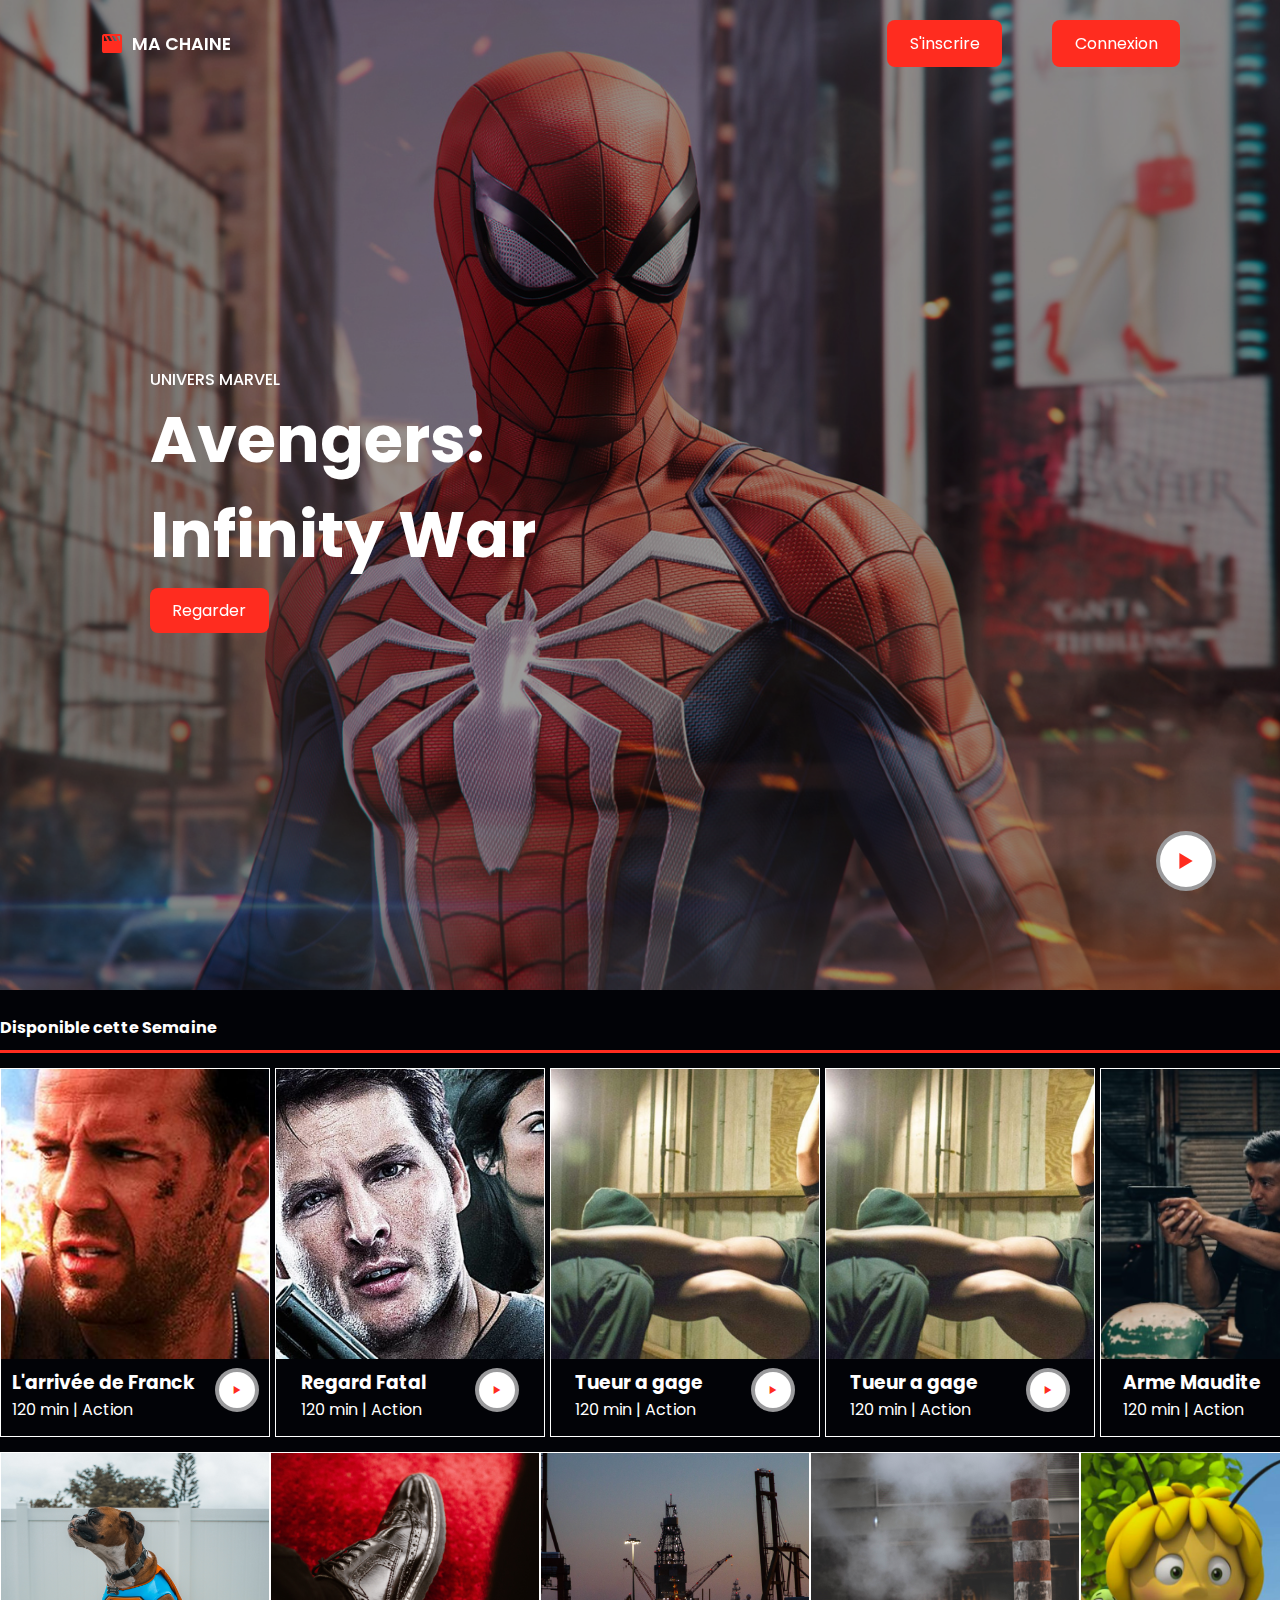
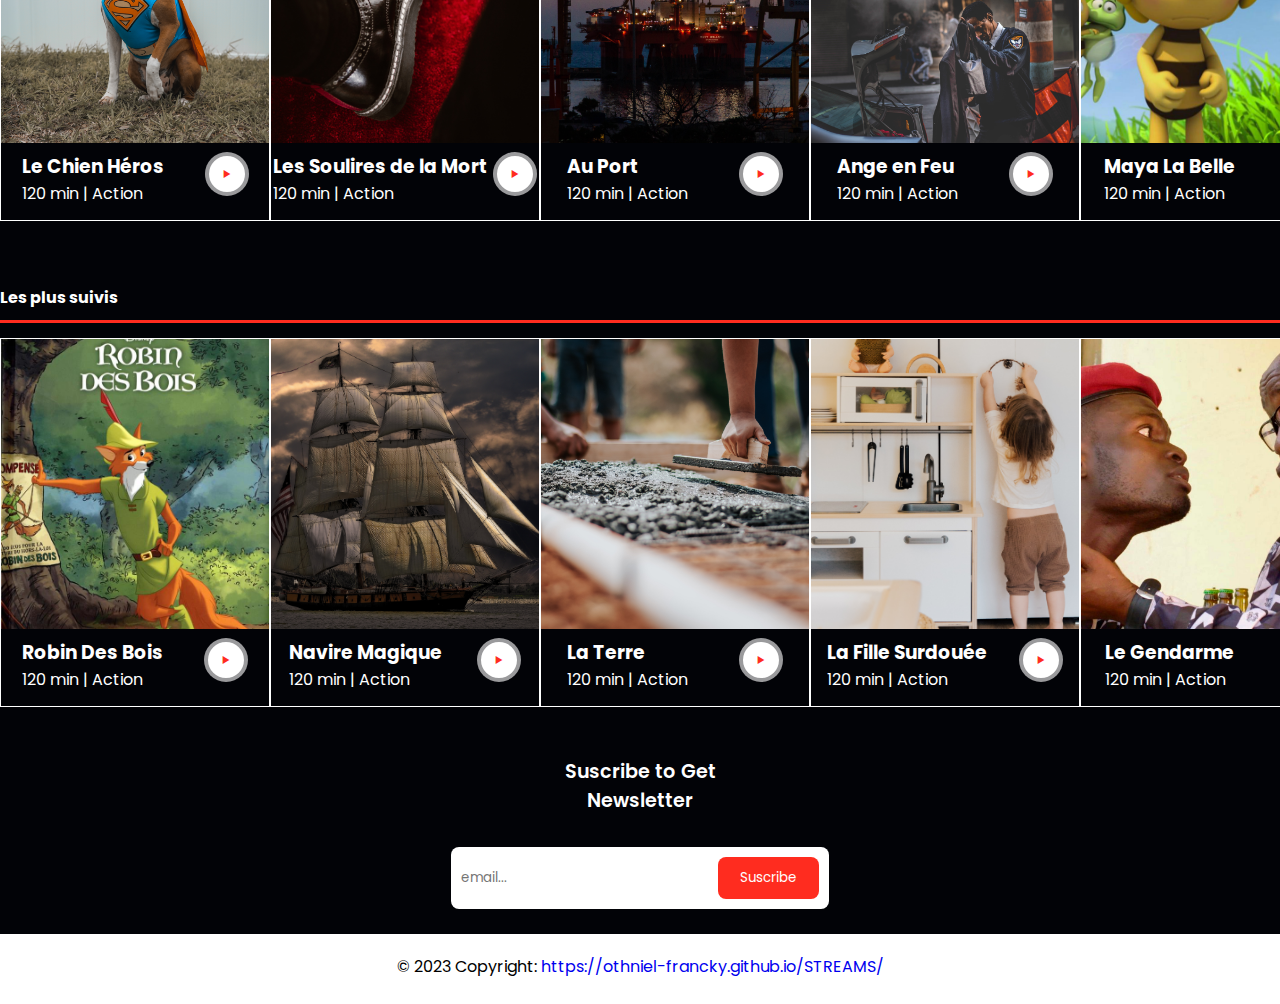
<file: index.html>
<!DOCTYPE html>
<html lang="en">
<head>
    <meta charset="UTF-8">
    <meta name="viewport" content="width=device-width, initial-scale=1.0">
    <title>STREAMS</title>
    <link rel="shortcut icon" href="./Image/IconeMovies.png" type="image/png">
    <link rel="stylesheet" href="style.css">
    <link href='https://unpkg.com/boxicons@2.1.4/css/boxicons.min.css' rel='stylesheet'>
    <link rel="stylesheet" href="https://cdnjs.cloudflare.com/ajax/libs/font-awesome/6.4.2/css/all.min.css">
</head>
<body>
    <header>
        <a href="#" class="logo">
            <i class='bx bxs-movie'></i>MA CHAINE
        </a>
        <div class="bx bx-menu" id="menu-icon"></div>

        <!-- <ul class="navbar">
            <li><a href="./film.html" class="Films-active">Films</a></li>
            <li><a href="./serie.html">Series</a></li>
            <li><a href="./humours.html">Humours</a></li>
            <li><a href="./animes.html">Animes</a></li>
        </ul> -->
        <div class="part">
            <a href="./inscription.html" class="btn">S'inscrire</a>
        <a href="./connexion.html" class="btn">Connexion</a>
        </div>
        
    </header>
    <section class="home">
        <div class="contaniner">
            <img src="./Image/spiderAcceuil.jpg" alt="">
            <div class="home-text">
                <span>Univers Marvel</span>
                <h1>Avengers: <br> Infinity War</h1>
                <a href="./connexion.html" class="btn">Regarder</a>
                <a href="./connexion.html" class="play"><i class="bx bx-play"></i></a>
            </div>
        </div>
    </section>

    <div class="contain">
        <div class="text">
            <h1>Disponible cette Semaine</h1>
            <div class="barre"></div>
        </div>

        <div class="toutMesimages">
            <div class="case1">
                <div class="demiCase">
                    <img src="./Image/film1.jpg" alt="">
                </div>
                <div class="icone">
                    <div class="pouTexte">
                <h3>L'arrivée de Franck</h3>
                <span>120 min | Action</span>
            </div>
            <div class="myIcon">
                <a href="./connexion.html" class="myIcon"><i class="bx bx-play"></i></a>
            </div>
            </div>
            </div>

            <div class="case1">
                <div class="demiCase">
                    <img src="./Image/film2.jpg" alt="">
                </div>
                <div class="icone">
                    <div class="pouTexte">
                <h3>Regard Fatal</h3>
                <span>120 min | Action</span>
            </div>
            <div class="myIcon">
               <a href="./connexion.html" class="myIcon"><i class="bx bx-play"></i></a>
            </div>
            </div>
            </div>

           <div class="case1">
                <div class="demiCase">
                    <img src="./Image/film3.jpg" alt="">
                </div>
                <div class="icone">
                    <div class="pouTexte">
                <h3>Tueur a gage</h3>
                <span>120 min | Action</span>
            </div>
            <div class="myIcon">
               <a href="./connexion.html" class="myIcon"><i class="bx bx-play"></i></a>
            </div>
            </div>
            </div>

           <div class="case1">
                <div class="demiCase">
                    <img src="./Image/film3.jpg" alt="">
                </div>
                <div class="icone">
                    <div class="pouTexte">
                <h3>Tueur a gage</h3>
                <span>120 min | Action</span>
            </div>
            <div class="myIcon">
               <a href="./connexion.html" class="myIcon"><i class="bx bx-play"> </i></a>
            </div>
            </div>
            </div>

            <div class="case1">
                <div class="demiCase">
                    <img src="./Image/image1.png" alt="">
                </div>
                <div class="icone">
                    <div class="pouTexte">
                <h3>Arme Maudite</h3>
                <span>120 min | Action</span>
            </div>
            <div class="myIcon">
               <a href="./connexion.html" class="myIcon"><i class="bx bx-play"></i></a>
            </div>
            </div>
            </div>
            
        </div>

        <div class="autresContenu">
           <div class="case1">
                <div class="demiCase">
                    <img src="./Image/chien humour.jpeg" alt="">
                </div>
                <div class="icone">
                    <div class="pouTexte">
                <h3>Le Chien Héros</h3>
                <span>120 min | Action</span>
            </div>
            <div class="myIcon">
               <a href="./connexion.html" class="myIcon"><i class="bx bx-play"></i></a>
            </div>
            </div>
            </div>

            <div class="case1">
                <div class="demiCase">
                    <img src="./Image/soulier de la mort.jpeg" alt="">
                </div>
                <div class="icone">
                    <div class="pouTexte">
                <h3>Les Soulires de la Mort</h3>
                <span>120 min | Action</span>
            </div>
            <div class="myIcon">
               <a href="./connexion.html" class="myIcon"><i class="bx bx-play"></i></a>
            </div>
            </div>
            </div>

            <div class="case1">
                <div class="demiCase">
                    <img src="./Image/serie25.jpg" alt="">
                </div>
                <div class="icone">
                    <div class="pouTexte">
                <h3>Au Port</h3>
                <span>120 min | Action</span>
            </div>
            <div class="myIcon">
               <a href="./connexion.html" class="myIcon"><i class="bx bx-play"></i></a>
            </div>
            </div>
            </div>

            <div class="case1">
                <div class="demiCase">
                    <img src="./Image/film17.jpg" alt="">
                </div>
                <div class="icone">
                    <div class="pouTexte">
                <h3>Ange en Feu</h3>
                <span>120 min | Action</span>
            </div>
            <div class="myIcon">
               <a href="./connexion.html" class="myIcon"><i class="bx bx-play"></i></a>
            </div>
            </div>
            </div>

            <div class="case1">
                <div class="demiCase">
                    <img src="./Image/anime.jpg" alt="">
                </div>
                <div class="icone">
                    <div class="pouTexte">
                <h3>Maya La Belle</h3>
                <span>120 min | Action</span>
            </div>
            <div class="myIcon">
               <a href="./connexion.html" class="myIcon"><i class="bx bx-play"></i></a>
            </div>
            </div>
            </div>
            
        </div>

        <div class="text2">
            <h1>Les plus suivis</h1>
            <div class="barre"></div>
        </div>
        <div class="autresContenu">

            <div class="case1">
                <div class="demiCase">
                    <img src="./Image/anime18.jpg" alt="">
                </div>
                <div class="icone">
                    <div class="pouTexte">
                <h3>Robin Des Bois</h3>
                <span>120 min | Action</span>
            </div>
            <div class="myIcon">
               <a href="./connexion.html" class="myIcon"><i class="bx bx-play"></i></a>
            </div>
            </div>
            </div>

            <div class="case1">
                <div class="demiCase">
                    <img src="./Image/film14.jpg" alt="">
                </div>
                <div class="icone">
                    <div class="pouTexte">
                <h3>Navire Magique</h3>
                <span>120 min | Action</span>
            </div>
            <div class="myIcon">
               <a href="./connexion.html" class="myIcon"><i class="bx bx-play"></i></a>
            </div>
            </div>
            </div>

            <div class="case1">
                <div class="demiCase">
                    <img src="./Image/serie9.jpg" alt="">
                </div>
                <div class="icone">
                    <div class="pouTexte">
                <h3>La Terre</h3>
                <span>120 min | Action</span>
            </div>
            <div class="myIcon">
               <a href="./connexion.html" class="myIcon"><i class="bx bx-play"></i></a>
            </div>
            </div>
            </div>

            <div class="case1">
                <div class="demiCase">
                    <img src="./Image/humour1.jpg" alt="">
                </div>
                <div class="icone">
                    <div class="pouTexte">
                <h3>La Fille Surdouée</h3>
                <span>120 min | Action</span>
            </div>
            <div class="myIcon">
               <a href="./connexion.html" class="myIcon"><i class="bx bx-play"></i></a>
            </div>
            </div>
            </div>
            
            <div class="case1">
                <div class="demiCase">
                    <img src="./Image/humour19.jpeg" alt="">
                </div>
                <div class="icone">
                    <div class="pouTexte">
                <h3>Le Gendarme</h3>
                <span>120 min | Action</span>
            </div>
            <div class="myIcon">
               <a href="./connexion.html" class="myIcon"><i class="bx bx-play"></i></a>
            </div>
            </div>
            </div>
            
        </div>
    </div>

    <section class="newsletter">
        <h2>Suscribe to Get  <br> Newsletter </h2>
        <form action="">
            <input type="email" placeholder="email...">
            <input type="submit" value="Suscribe" class="btn">
        </form>
    </section>
    <footer>
        <div class="barres">
            <p>© 2023 Copyright: <a href="https://othniel-francky.github.io/STREAMS/">https://othniel-francky.github.io/STREAMS/</a></p>
        </div>
    </footer>
</body>
</html>
</file>
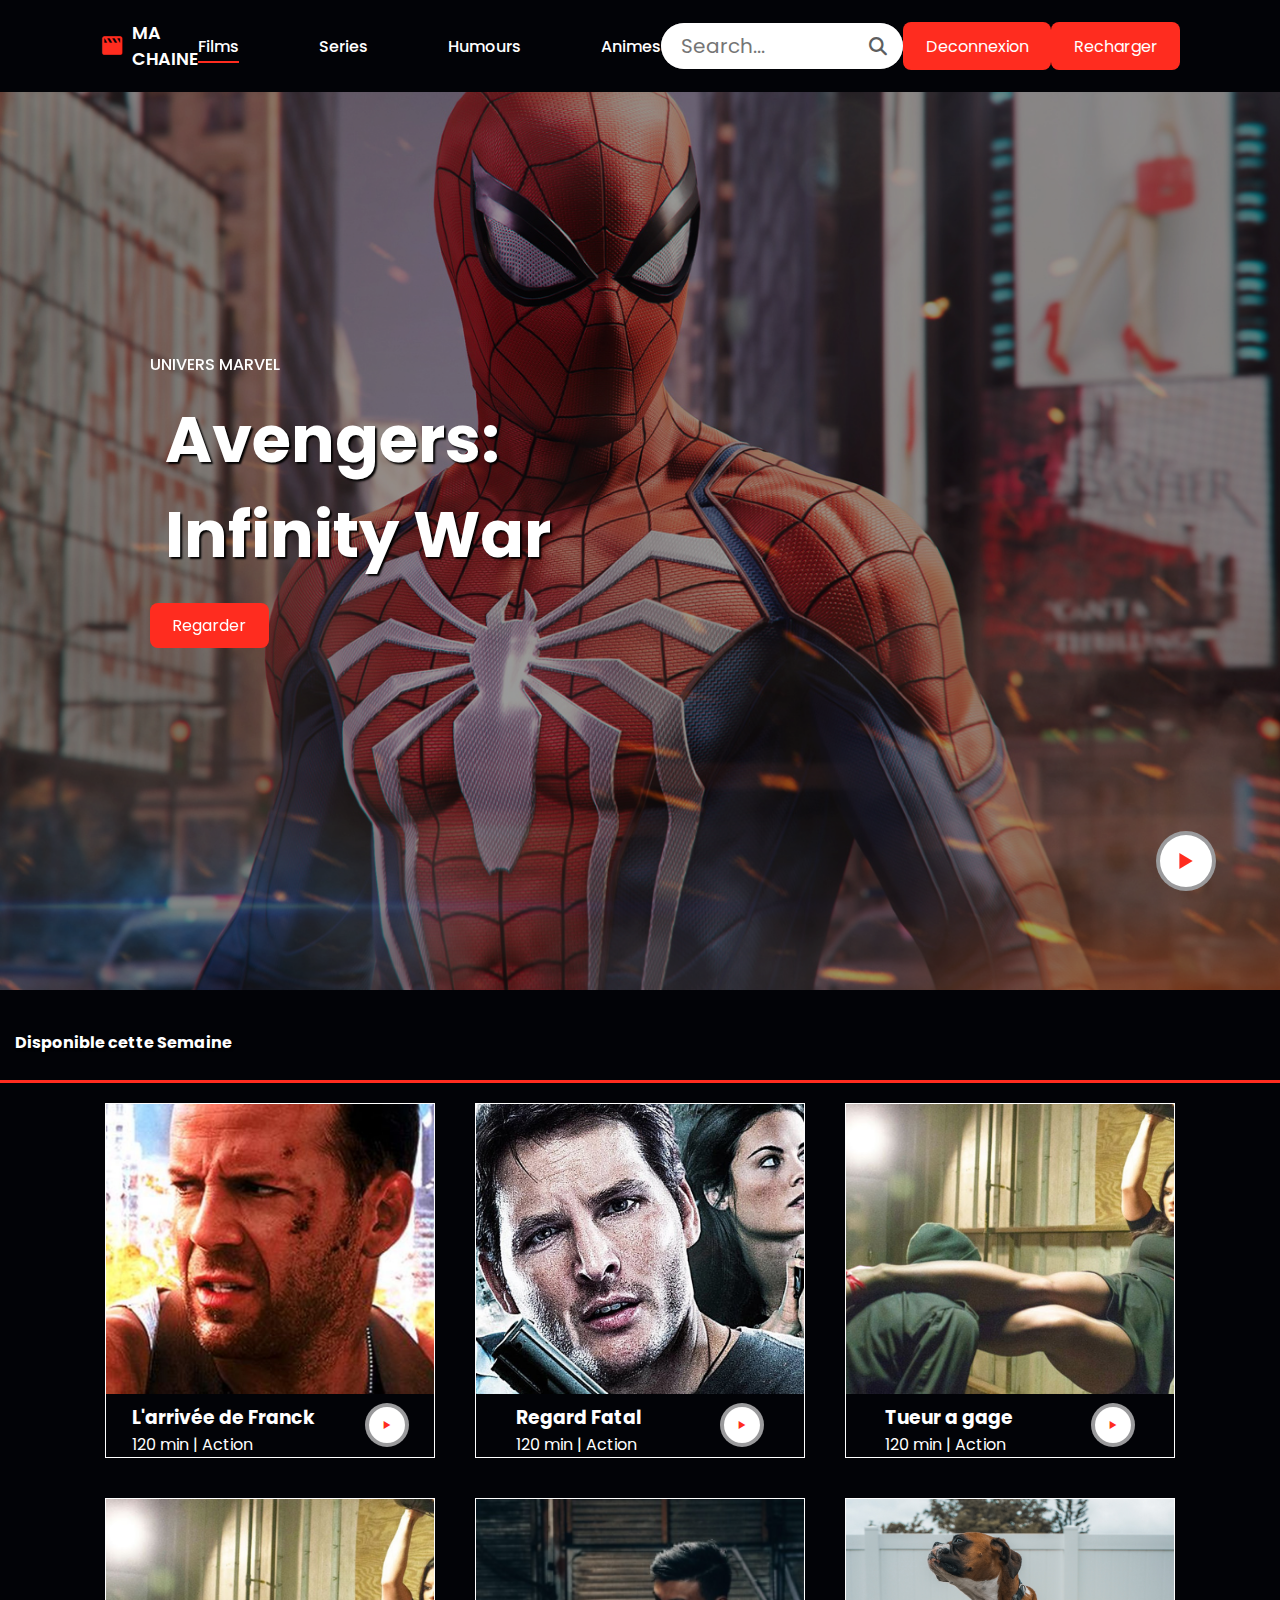
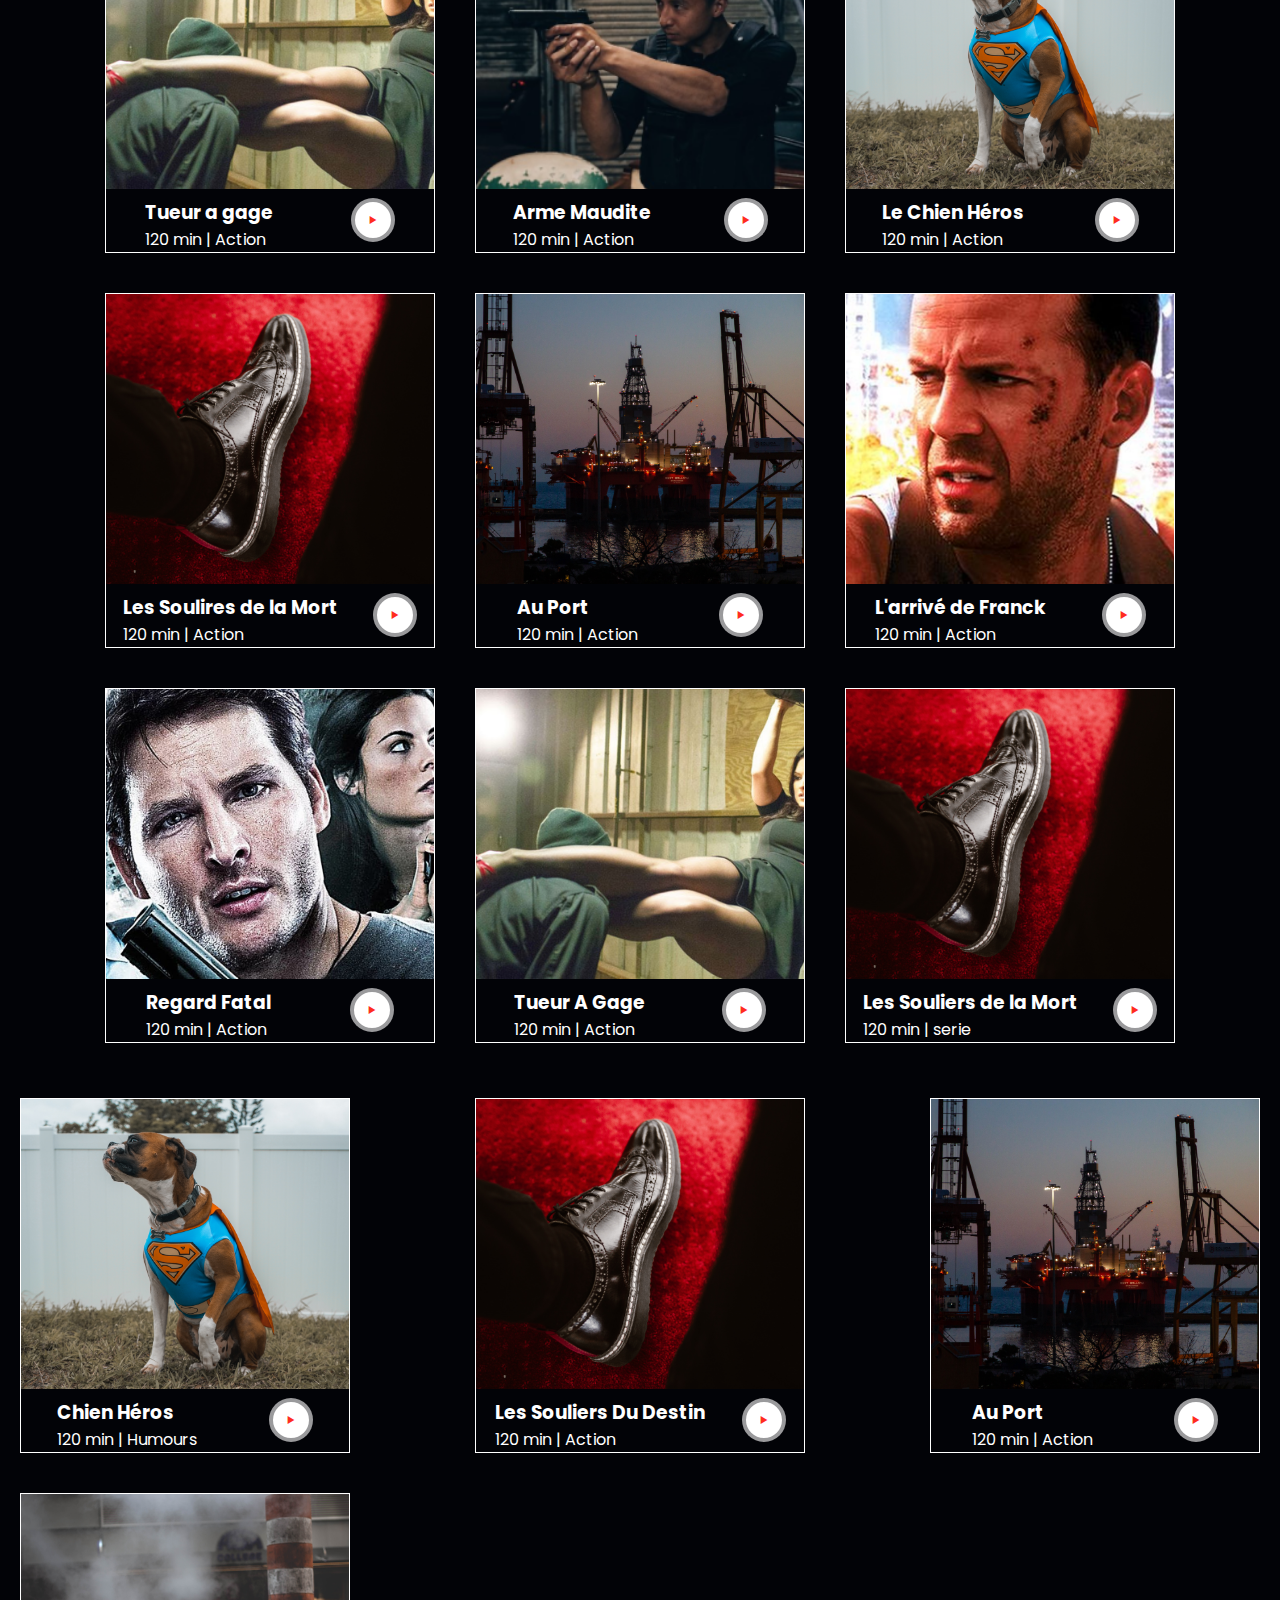
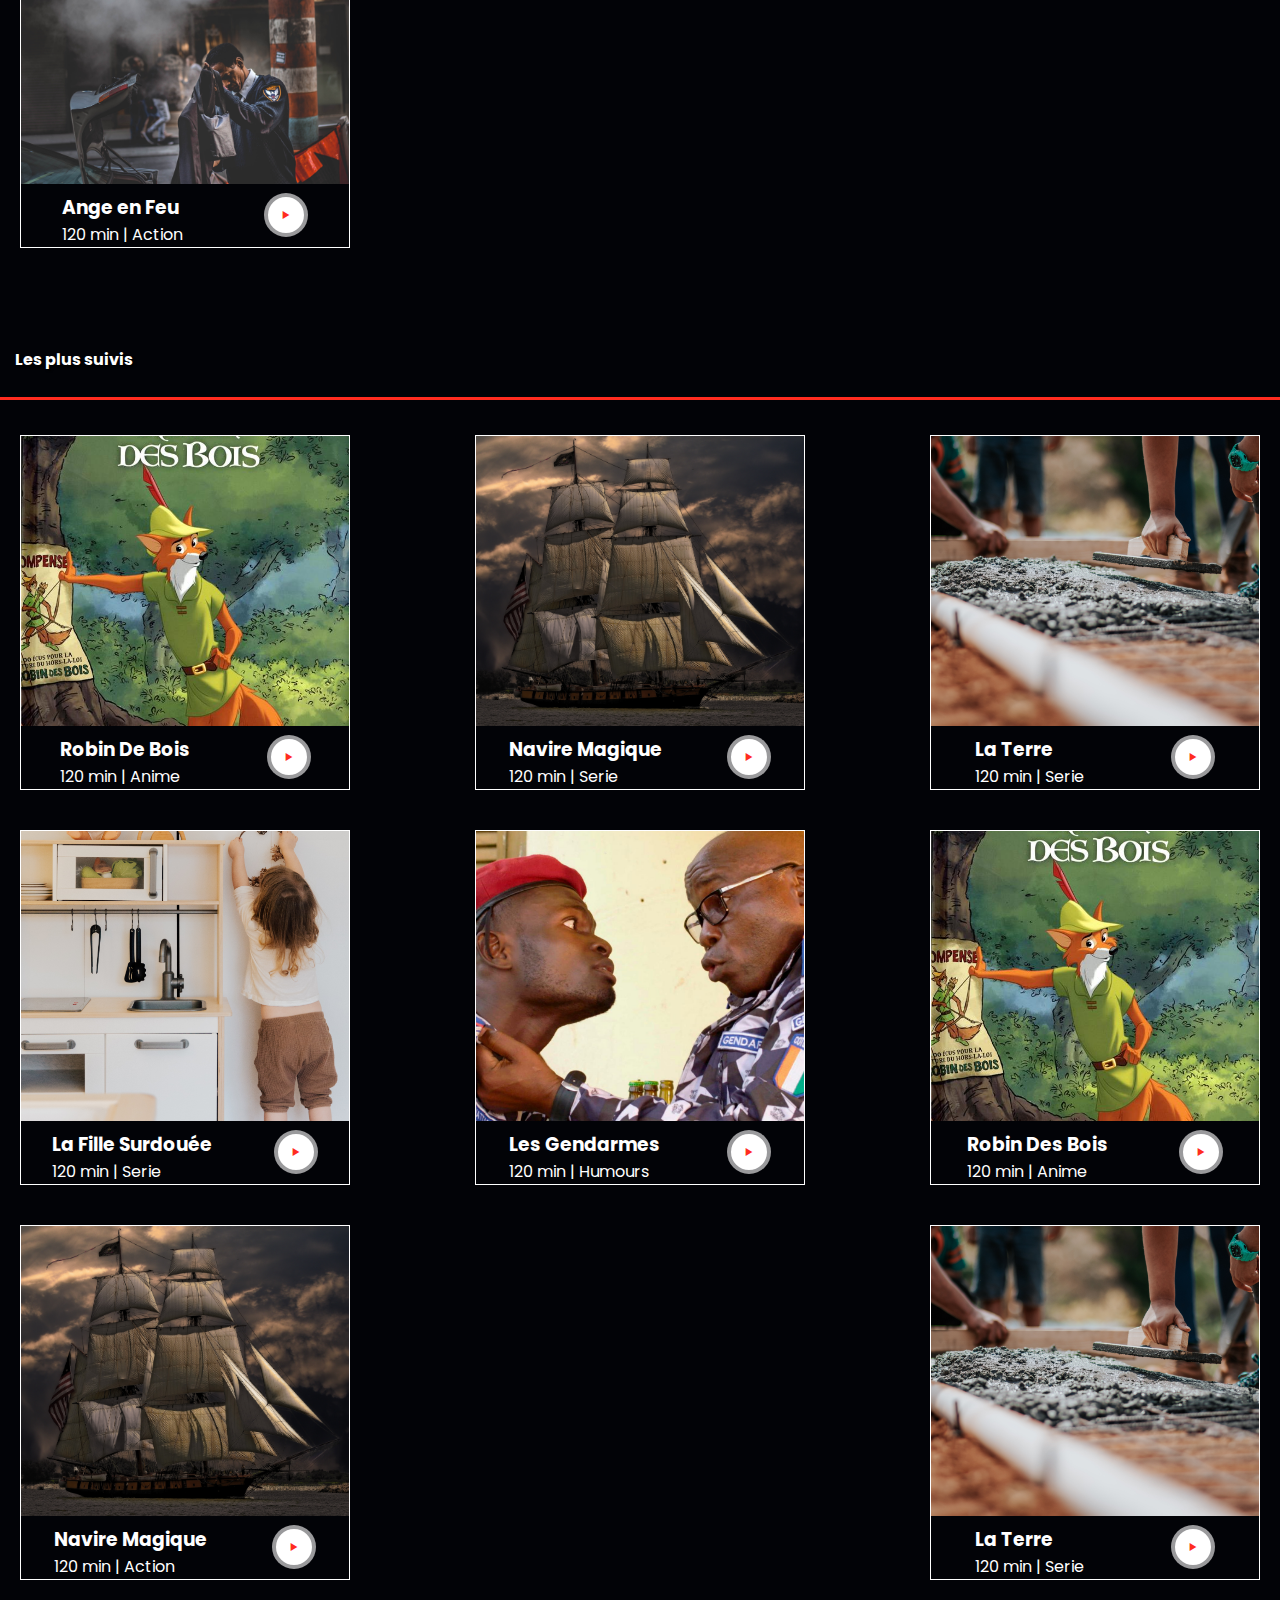
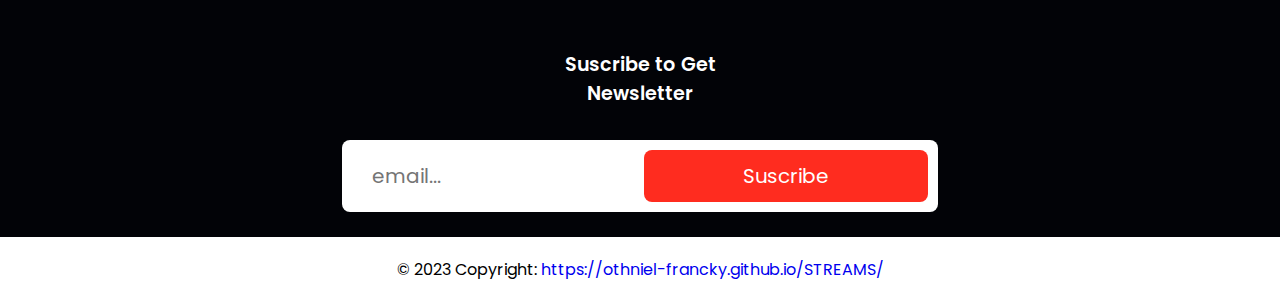
<file: acceuil.html>
<!DOCTYPE html>
<html lang="en">
  <head>
    <meta charset="UTF-8" />
    <meta name="viewport" content="width=device-width, initial-scale=1.0" />
    <title>STREAMS</title>
    <link rel="shortcut icon" href="./Image/IconeMovies.png" type="image/png">
    <link rel="stylesheet" href="./docCss/acceuil.css" />
    <link
      href="https://unpkg.com/boxicons@2.1.4/css/boxicons.min.css"
      rel="stylesheet"
    />
    <link
      rel="stylesheet"
      href="https://cdnjs.cloudflare.com/ajax/libs/font-awesome/6.4.2/css/all.min.css"
    />
  </head>
  <body>
    <header>
      <a href="#" class="logo"> <i class="bx bxs-movie"></i>MA CHAINE </a>
      <div class="bx bx-menu" id="menu-icon"></div>

      <ul class="navbar">
        <li><a href="./film.html" class="Films-active">Films</a></li>
        <li><a href="./serie.html">Series</a></li>
        <li><a href="./humours.html">Humours</a></li>
        <li><a href="./animes.html">Animes</a></li>
      </ul>

      <form>
        <input type="text" name="" placeholder="Search..." />
        <button type="submit">
          <i class="fa fa-search" aria-hidden="true"></i>
        </button>
      </form>

      <a href="./connexion.html" class="btn">Deconnexion</a>
      <a href="#" class="btn">Recharger</a>
    </header>
    <section class="home">
      <div class="contaniner">
        <img src="./Image/spiderAcceuil.jpg" alt="" />
        <div class="home-text">
          <span>Univers Marvel</span>
          <h1>
            Avengers: <br />
            Infinity War
          </h1>
          <a href="./vidéo.html" class="btn">Regarder</a>
          <a href="./vidéo.html" class="play"><i class="bx bx-play"></i></a>
        </div>
      </div>
    </section>

    <div class="contain">
      <div class="text">
        <h1>Disponible cette Semaine</h1>
        <div class="barre"></div>
      </div>

      <div class="toutMesimages">
        <div class="case1">
          <div class="demiCase">
            <img src="./Image/film1.jpg" alt="" />
          </div>
          <div class="icone">
            <div class="pouTexte">
              <h3>L'arrivée de Franck</h3>
              <span>120 min | Action</span>
            </div>
            <div class="myIcon">
              <a href="./vidéo.html" class="myIcon"
                ><i class="bx bx-play"></i
              ></a>
            </div>
          </div>
        </div>

        <div class="case1">
          <div class="demiCase">
            <img src="./Image/film2.jpg" alt="" />
          </div>
          <div class="icone">
            <div class="pouTexte">
              <h3>Regard Fatal</h3>
              <span>120 min | Action</span>
            </div>
            <div class="myIcon">
              <a href="./vidéo.html" class="myIcon"
                ><i class="bx bx-play"></i
              ></a>
            </div>
          </div>
        </div>

        <div class="case1">
          <div class="demiCase">
            <img src="./Image/film3.jpg" alt="" />
          </div>
          <div class="icone">
            <div class="pouTexte">
              <h3>Tueur a gage</h3>
              <span>120 min | Action</span>
            </div>
            <div class="myIcon">
              <a href="./vidéo.html" class="myIcon"
                ><i class="bx bx-play"></i
              ></a>
            </div>
          </div>
        </div>

        <div class="case1">
          <div class="demiCase">
            <img src="./Image/film3.jpg" alt="" />
          </div>
          <div class="icone">
            <div class="pouTexte">
              <h3>Tueur a gage</h3>
              <span>120 min | Action</span>
            </div>
            <div class="myIcon">
              <a href="./vidéo.html" class="myIcon"
                ><i class="bx bx-play"></i
              ></a>
            </div>
          </div>
        </div>

        <div class="case1">
          <div class="demiCase">
            <img src="./Image/image1.png" alt="" />
          </div>
          <div class="icone">
            <div class="pouTexte">
              <h3>Arme Maudite</h3>
              <span>120 min | Action</span>
            </div>
            <div class="myIcon">
              <a href="./vidéo.html" class="myIcon"
                ><i class="bx bx-play"></i
              ></a>
            </div>
          </div>
        </div>

        <div class="case1">
            <div class="demiCase">
              <img src="./Image/chien humour.jpeg" alt="" />
            </div>
            <div class="icone">
              <div class="pouTexte">
                <h3>Le Chien Héros</h3>
                <span>120 min | Action</span>
              </div>
              <div class="myIcon">
                <a href="./vidéo.html" class="myIcon"
                  ><i class="bx bx-play"></i
                ></a>
              </div>
            </div>
          </div>
  
          <div class="case1">
            <div class="demiCase">
              <img src="./Image/soulier de la mort.jpeg" alt="" />
            </div>
            <div class="icone">
              <div class="pouTexte">
                <h3>Les Soulires de la Mort</h3>
                <span>120 min | Action</span>
              </div>
              <div class="myIcon">
                <a href="./vidéo.html" class="myIcon"
                  ><i class="bx bx-play"></i
                ></a>
              </div>
            </div>
          </div>
  
          <div class="case1">
            <div class="demiCase">
              <img src="./Image/serie25.jpg" alt="" />
            </div>
            <div class="icone">
              <div class="pouTexte">
                <h3>Au Port</h3>
                <span>120 min | Action</span>
              </div>
              <div class="myIcon">
                <a href="./vidéo.html" class="myIcon"
                  ><i class="bx bx-play"></i
                ></a>
              </div>
            </div>
          </div>

          <div class="case1">
            <div class="demiCase">
              <img src="./Image/film1.jpg" alt="" />
            </div>
            <div class="icone">
              <div class="pouTexte">
                <h3>L'arrivé de Franck</h3>
                <span>120 min | Action</span>
              </div>
              <div class="myIcon">
                <a href="./vidéo.html" class="myIcon"
                  ><i class="bx bx-play"></i
                ></a>
              </div>
            </div>
          </div>
  
          <div class="case1">
            <div class="demiCase">
              <img src="./Image/film2.jpg" alt="" />
            </div>
            <div class="icone">
              <div class="pouTexte">
                <h3>Regard Fatal</h3>
                <span>120 min | Action</span>
              </div>
              <div class="myIcon">
                <a href="./vidéo.html" class="myIcon"
                  ><i class="bx bx-play"></i
                ></a>
              </div>
            </div>
          </div>
  
          <div class="case1">
            <div class="demiCase">
              <img src="./Image/film3.jpg" alt="" />
            </div>
            <div class="icone">
              <div class="pouTexte">
                <h3>Tueur A Gage</h3>
                <span>120 min | Action</span>
              </div>
              <div class="myIcon">
                <a href="./vidéo.html" class="myIcon"
                  ><i class="bx bx-play"></i
                ></a>
              </div>
            </div>
          </div>

          <div class="case1">
            <div class="demiCase">
              <img src="./Image/soulier de la mort.jpeg" alt="" />
            </div>
            <div class="icone">
              <div class="pouTexte">
                <h3>Les Souliers de la Mort</h3>
                <span>120 min | serie</span>
              </div>
              <div class="myIcon">
                <a href="./vidéo.html" class="myIcon"
                  ><i class="bx bx-play"></i
                ></a>
              </div>
            </div>
          </div>
      </div>




















      
      <div class="autresContenu">
        <div class="case1">
          <div class="demiCase">
            <img src="./Image/chien humour.jpeg" alt="" />
          </div>
          <div class="icone">
            <div class="pouTexte">
              <h3>Chien Héros</h3>
              <span>120 min | Humours</span>
            </div>
            <div class="myIcon">
              <a href="./vidéo.html" class="myIcon"
                ><i class="bx bx-play"></i
              ></a>
            </div>
          </div>
        </div>

        <div class="case1">
          <div class="demiCase">
            <img src="./Image/soulier de la mort.jpeg" alt="" />
          </div>
          <div class="icone">
            <div class="pouTexte">
              <h3>Les Souliers Du Destin</h3>
              <span>120 min | Action</span>
            </div>
            <div class="myIcon">
              <a href="./vidéo.html" class="myIcon"
                ><i class="bx bx-play"></i
              ></a>
            </div>
          </div>
        </div>

        <div class="case1">
          <div class="demiCase">
            <img src="./Image/serie25.jpg" alt="" />
          </div>
          <div class="icone">
            <div class="pouTexte">
              <h3>Au Port</h3>
              <span>120 min | Action</span>
            </div>
            <div class="myIcon">
              <a href="./vidéo.html" class="myIcon"
                ><i class="bx bx-play"></i
              ></a>
            </div>
          </div>
        </div>

        <div class="case1">
          <div class="demiCase">
            <img src="./Image/film17.jpg" alt="" />
          </div>
          <div class="icone">
            <div class="pouTexte">
              <h3>Ange en Feu</h3>
              <span>120 min | Action</span>
            </div>
            <div class="myIcon">
              <a href="./vidéo.html" class="myIcon"
                ><i class="bx bx-play"></i
              ></a>
            </div>
          </div>
        </div>

      </div>

      <div class="text2">
        <h1>Les plus suivis</h1>
        <div class="barre"></div>
      </div>
      <div class="autresContenu">
        <div class="case1">
          <div class="demiCase">
            <img src="./Image/anime18.jpg" alt="" />
          </div>
          <div class="icone">
            <div class="pouTexte">
              <h3>Robin De Bois</h3>
              <span>120 min | Anime</span>
            </div>
            <div class="myIcon">
              <a href="./vidéo.html" class="myIcon"
                ><i class="bx bx-play"></i
              ></a>
            </div>
          </div>
        </div>

        <div class="case1">
          <div class="demiCase">
            <img src="./Image/film14.jpg" alt="" />
          </div>
          <div class="icone">
            <div class="pouTexte">
              <h3>Navire Magique</h3>
              <span>120 min | Serie</span>
            </div>
            <div class="myIcon">
              <a href="./vidéo.html" class="myIcon"
                ><i class="bx bx-play"></i
              ></a>
            </div>
          </div>
        </div>

        <div class="case1">
          <div class="demiCase">
            <img src="./Image/serie9.jpg" alt="" />
          </div>
          <div class="icone">
            <div class="pouTexte">
              <h3>La Terre</h3>
              <span>120 min | Serie</span>
            </div>
            <div class="myIcon">
              <a href="./vidéo.html" class="myIcon"
                ><i class="bx bx-play"></i
              ></a>
            </div>
          </div>
        </div>

        <div class="case1">
          <div class="demiCase">
            <img src="./Image/humour1.jpg" alt="" />
          </div>
          <div class="icone">
            <div class="pouTexte">
              <h3>La Fille Surdouée</h3>
              <span>120 min | Serie</span>
            </div>
            <div class="myIcon">
              <a href="./vidéo.html" class="myIcon"
                ><i class="bx bx-play"></i
              ></a>
            </div>
          </div>
        </div>

        <div class="case1">
          <div class="demiCase">
            <img src="./Image/humour19.jpeg" alt="" />
          </div>
          <div class="icone">
            <div class="pouTexte">
              <h3>Les Gendarmes</h3>
              <span>120 min | Humours</span>
            </div>
            <div class="myIcon">
              <a href="./vidéo.html" class="myIcon"
                ><i class="bx bx-play"></i
              ></a>
            </div>
          </div>
        </div>

        <div class="case1">
            <div class="demiCase">
              <img src="./Image/anime18.jpg" alt="" />
            </div>
            <div class="icone">
              <div class="pouTexte">
                <h3>Robin Des Bois</h3>
                <span>120 min | Anime</span>
              </div>
              <div class="myIcon">
                <a href="./vidéo.html" class="myIcon"
                  ><i class="bx bx-play"></i
                ></a>
              </div>
            </div>
          </div>
  
          <div class="case1">
            <div class="demiCase">
              <img src="./Image/film14.jpg" alt="" />
            </div>
            <div class="icone">
              <div class="pouTexte">
                <h3>Navire Magique</h3>
                <span>120 min | Action</span>
              </div>
              <div class="myIcon">
                <a href="./vidéo.html" class="myIcon"
                  ><i class="bx bx-play"></i
                ></a>
              </div>
            </div>
          </div>
  
          <div class="case1">
            <div class="demiCase">
              <img src="./Image/serie9.jpg" alt="" />
            </div>
            <div class="icone">
              <div class="pouTexte">
                <h3>La Terre</h3>
                <span>120 min | Serie</span>
              </div>
              <div class="myIcon">
                <a href="./vidéo.html" class="myIcon"
                  ><i class="bx bx-play"></i
                ></a>
              </div>
            </div>
          </div>
      </div>
    </div>

    <section class="newsletter">
      <h2>
        Suscribe to Get <br />
        Newsletter
      </h2>
      <form action="">
        <input type="email" placeholder="email..." />
        <input type="submit" value="Suscribe" class="btn" />
      </form>
    </section>
    <footer>
      <div class="barres">
        <p>
          © 2023 Copyright:
          <a href="https://othniel-francky.github.io/STREAMS/"
            >https://othniel-francky.github.io/STREAMS/</a
          >
        </p>
      </div>
    </footer>
  </body>
</html>
</file>
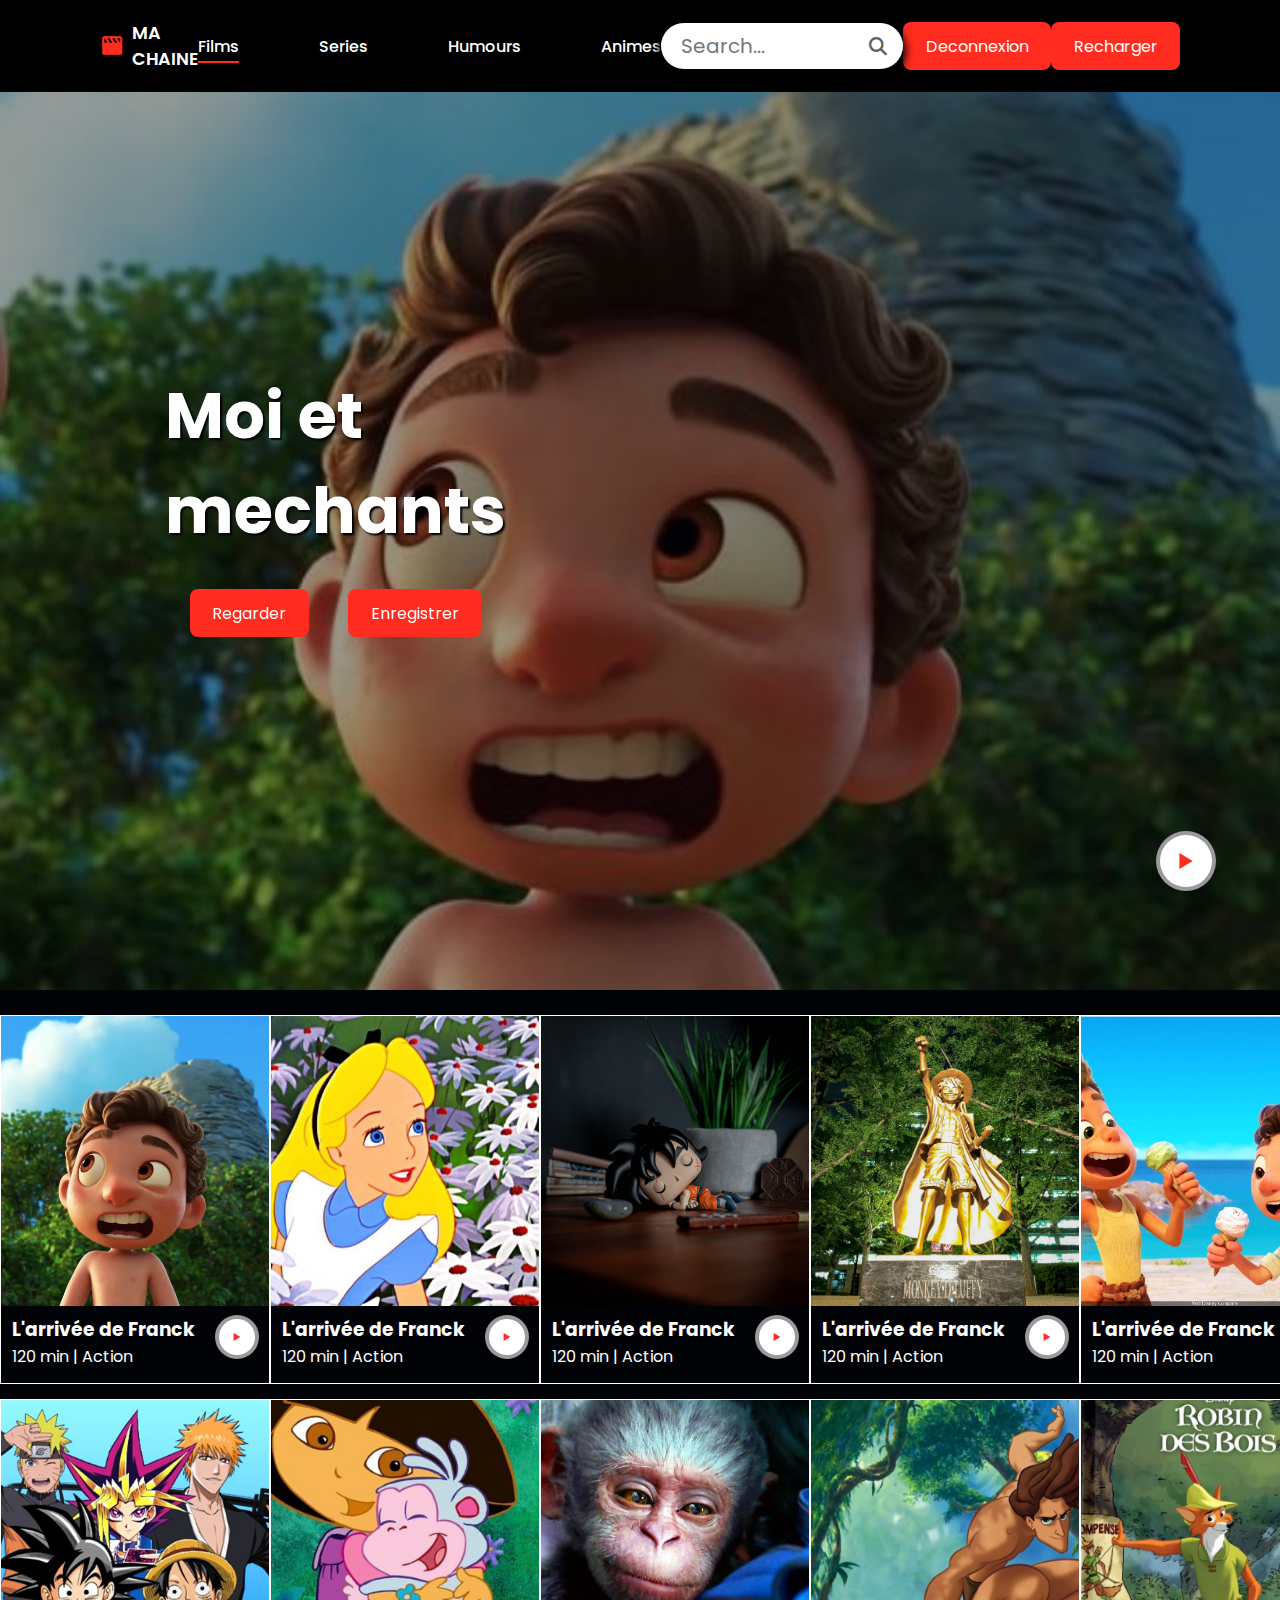
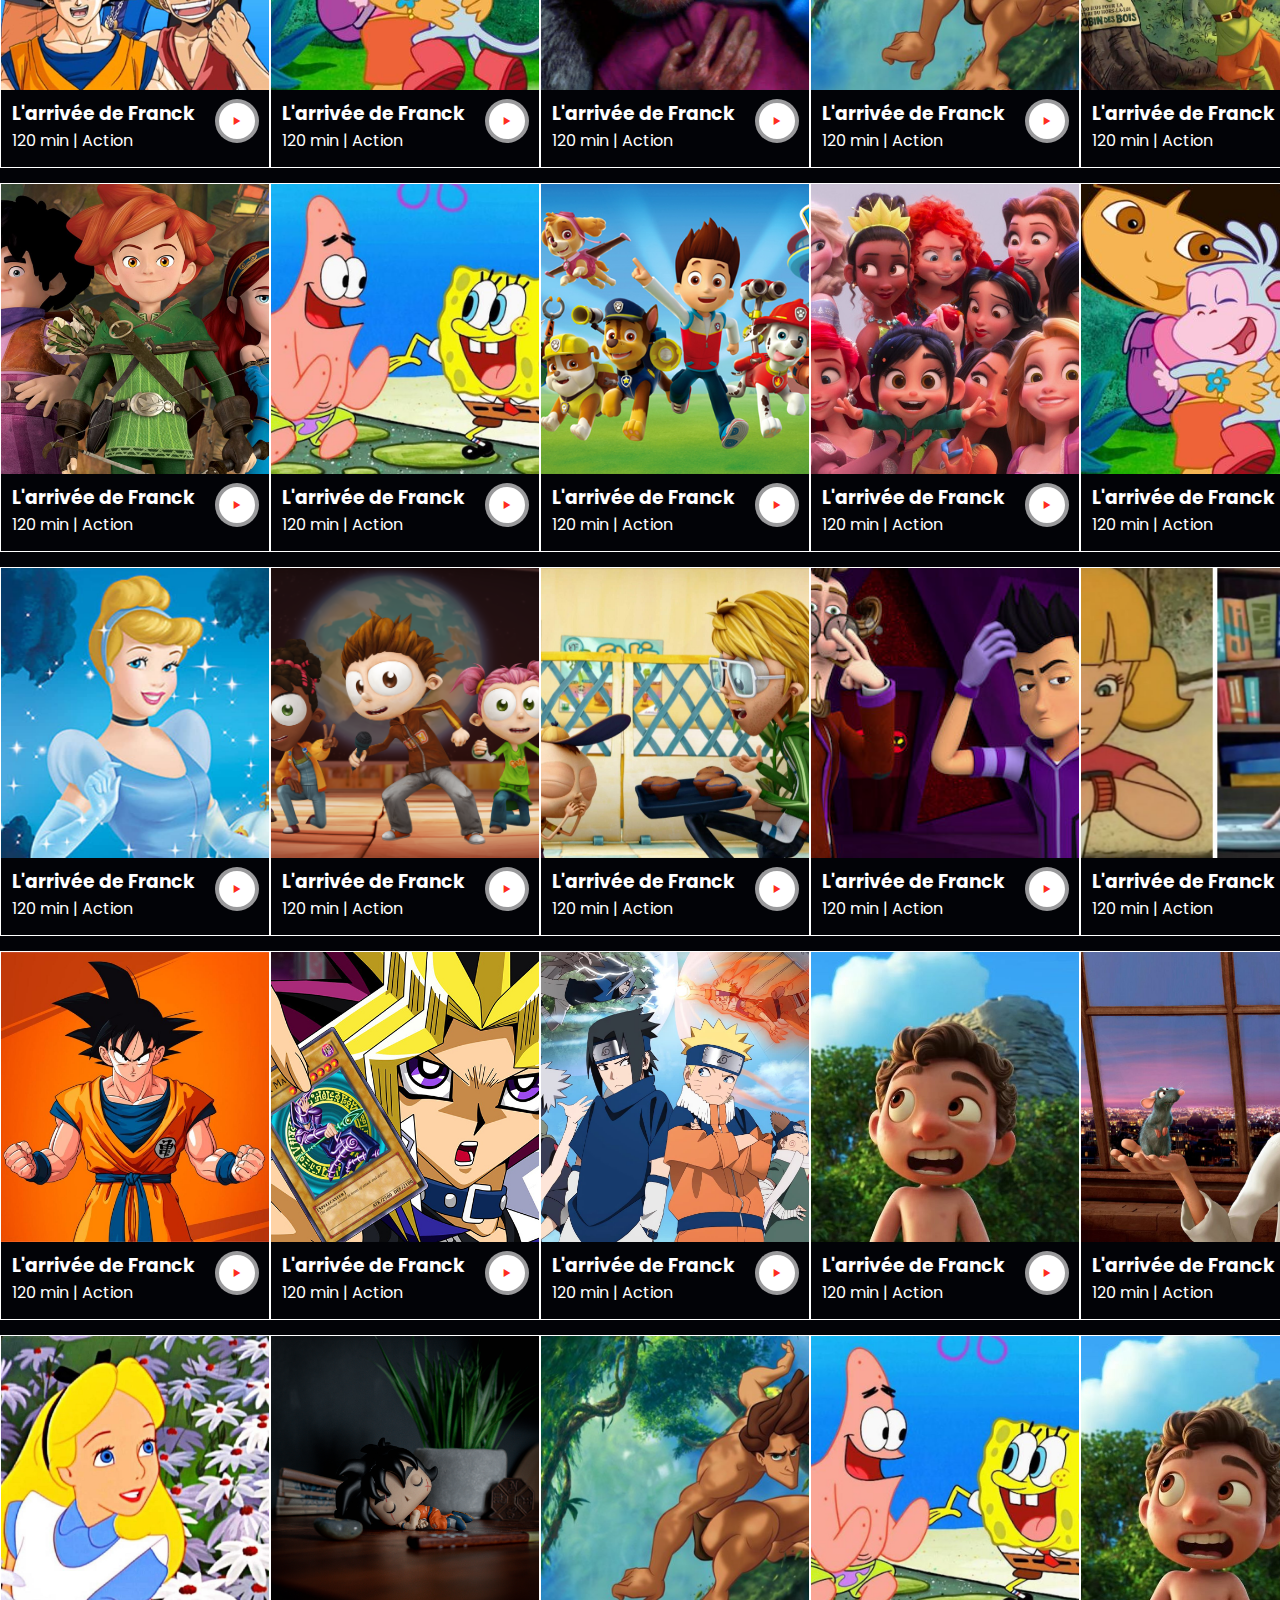
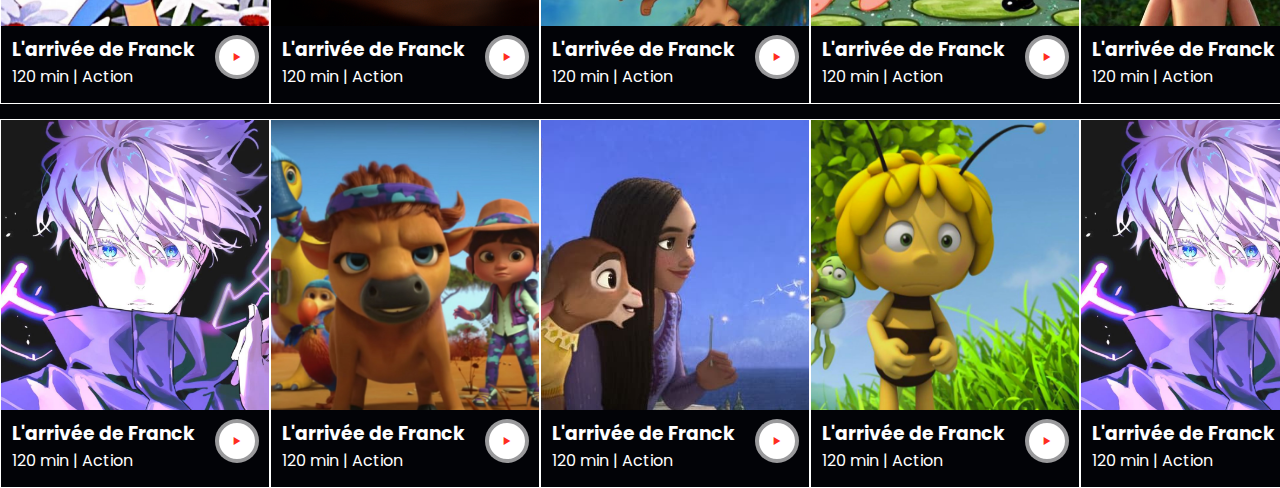
<file: animes.html>
<!DOCTYPE html>
<html lang="en">
<head>
    <meta charset="UTF-8">
    <meta http-equiv="X-UA-Compatible" content="IE=edge">
    <meta name="viewport" content="width=device-width, initial-scale=1.0">
    <title>STREAMS</title>
    <link rel="shortcut icon" href="./Image/IconeMovies.png" type="image/png">
    <link rel="stylesheet" href="./docCss/animes.css">
    <link href='https://unpkg.com/boxicons@2.1.4/css/boxicons.min.css' rel='stylesheet'>
    <link rel="stylesheet" href="https://cdnjs.cloudflare.com/ajax/libs/font-awesome/6.4.2/css/all.min.css">
</head>
<body>
    <header>
        <a href="./acceuil.html" class="logo">
            <i class='bx bxs-movie'></i>MA CHAINE
        </a>
        <div class="bx bx-menu" id="menu-icon"></div>

        <ul class="navbar">
            <li><a href="./film.html" class="Films-active">Films</a></li>
            <li><a href="./serie.html">Series</a></li>
            <li><a href="./humours.html">Humours</a></li>
            <li><a href="./animes.html">Animes</a></li>
        </ul>
        <form>
            <input type="text" name="" placeholder="Search...">
            <button type="submit"><i class="fa fa-search" 
            aria-hidden="true"></i></button>
          </form>
          <a href="./connexion.html" class="btn">Deconnexion</a>
          <a href="#" class="btn">Recharger</a>
    </header>

    <section class="home">
        <div class="contaniner">
            <img src="./Image/anime9.jpg" alt="">
            <div class="home-text">
                
                <h1>Moi et<br>mechants</h1>
                <div class="separe">
                <a href="./animesVidéo.html" class="btn">Regarder</a>
                <a href="#" class="btn">Enregistrer</a>
            </div>
            <a href="./animesVidéo.html" class="play"><i class="bx bx-play"></i></a>
            </div>
        </div>
    </section>
    <div class="contain">
        <div class="toutMesimages">
            <div class="case1">
                <div class="demiCase">
                    <img src="./Image/anime9.jpg" alt="">
                </div>
                <div class="icone">
                    <div class="pouTexte">
                <h3>L'arrivée de Franck</h3>
                <span>120 min | Action</span>
            </div>
            <div class="myIcon">
                <a href="./animesVidéo.html" class="myIcon"><i class="bx bx-play"></i></a>
            </div>
            </div>
            </div>

            <div class="case1">
                <div class="demiCase">
                    <img src="./Image/Baby.jpg" alt="">
                </div>
                <div class="icone">
                    <div class="pouTexte">
                <h3>L'arrivée de Franck</h3>
                <span>120 min | Action</span>
            </div>
            <div class="myIcon">
                <a href="./animesVidéo.html" class="myIcon"><i class="bx bx-play"></i></a>
            </div>
            </div>
            </div>

            <div class="case1">
                <div class="demiCase">
                    <img src="./Image/anime11.jpg" alt="">
                </div>
                <div class="icone">
                    <div class="pouTexte">
                <h3>L'arrivée de Franck</h3>
                <span>120 min | Action</span>
            </div>
            <div class="myIcon">
                <a href="./animesVidéo.html" class="myIcon"><i class="bx bx-play"></i></a>
            </div>
            </div>
            </div>

            <div class="case1">
                <div class="demiCase">
                    <img src="./Image/anime12.jpg" alt="">
                </div>
                <div class="icone">
                    <div class="pouTexte">
                <h3>L'arrivée de Franck</h3>
                <span>120 min | Action</span>
            </div>
            <div class="myIcon">
                <a href="./animesVidéo.html" class="myIcon"><i class="bx bx-play"></i></a>
            </div>
            </div>
            </div>

            <div class="case1">
                <div class="demiCase">
                    <img src="./Image/anime8.jpg" alt="">
                </div>
                <div class="icone">
                    <div class="pouTexte">
                <h3>L'arrivée de Franck</h3>
                <span>120 min | Action</span>
            </div>
            <div class="myIcon">
                <a href="./animesVidéo.html" class="myIcon"><i class="bx bx-play"></i></a>
            </div>
            </div>
            </div>
            
        </div>

        <div class="toutMesimages">
            <div class="case1">
                <div class="demiCase">
                    <img src="./Image/anime14.jpg" alt="">
                </div>
                <div class="icone">
                    <div class="pouTexte">
                <h3>L'arrivée de Franck</h3>
                <span>120 min | Action</span>
            </div>
            <div class="myIcon">
                <a href="./animesVidéo.html" class="myIcon"><i class="bx bx-play"></i></a>
            </div>
            </div>
            </div>

            <div class="case1">
                <div class="demiCase">
                    <img src="./Image/anime15.jpg" alt="">
                </div>
                <div class="icone">
                    <div class="pouTexte">
                <h3>L'arrivée de Franck</h3>
                <span>120 min | Action</span>
            </div>
            <div class="myIcon">
                <a href="./animesVidéo.html" class="myIcon"><i class="bx bx-play"></i></a>
            </div>
            </div>
            </div>

            <div class="case1">
                <div class="demiCase">
                    <img src="./Image/anime16.jpg" alt="">
                </div>
                <div class="icone">
                    <div class="pouTexte">
                <h3>L'arrivée de Franck</h3>
                <span>120 min | Action</span>
            </div>
            <div class="myIcon">
                <a href="./animesVidéo.html" class="myIcon"><i class="bx bx-play"></i></a>
            </div>
            </div>
            </div>

            <div class="case1">
                <div class="demiCase">
                    <img src="./Image/anime17.jpg" alt="">
                </div>
                <div class="icone">
                    <div class="pouTexte">
                <h3>L'arrivée de Franck</h3>
                <span>120 min | Action</span>
            </div>
            <div class="myIcon">
                <a href="./animesVidéo.html" class="myIcon"><i class="bx bx-play"></i></a>
            </div>
            </div>
            </div>

            <div class="case1">
                <div class="demiCase">
                    <img src="./Image/anime18.jpg" alt="">
                </div>
                <div class="icone">
                    <div class="pouTexte">
                <h3>L'arrivée de Franck</h3>
                <span>120 min | Action</span>
            </div>
            <div class="myIcon">
                <a href="./animesVidéo.html" class="myIcon"><i class="bx bx-play"></i></a>
            </div>
            </div>
            </div>
            
        </div>

        <div class="toutMesimages">
           <div class="case1">
                <div class="demiCase">
                    <img src="./Image/anime19.jpg" alt="">
                </div>
                <div class="icone">
                    <div class="pouTexte">
                <h3>L'arrivée de Franck</h3>
                <span>120 min | Action</span>
            </div>
            <div class="myIcon">
                <a href="./animesVidéo.html" class="myIcon"><i class="bx bx-play"></i></a>
            </div>
            </div>
            </div>

            <div class="case1">
                <div class="demiCase">
                    <img src="./Image/anime20.jpg" alt="">
                </div>
                <div class="icone">
                    <div class="pouTexte">
                <h3>L'arrivée de Franck</h3>
                <span>120 min | Action</span>
            </div>
            <div class="myIcon">
                <a href="./animesVidéo.html" class="myIcon"><i class="bx bx-play"></i></a>
            </div>
            </div>
            </div>

            <div class="case1">
                <div class="demiCase">
                    <img src="./Image/anime21.png" alt="">
                </div>
                <div class="icone">
                    <div class="pouTexte">
                <h3>L'arrivée de Franck</h3>
                <span>120 min | Action</span>
            </div>
            <div class="myIcon">
                <a href="./animesVidéo.html" class="myIcon"><i class="bx bx-play"></i></a>
            </div>
            </div>
            </div>

            <div class="case1">
                <div class="demiCase">
                    <img src="./Image/anime22.jpg" alt="">
                </div>
                <div class="icone">
                    <div class="pouTexte">
                <h3>L'arrivée de Franck</h3>
                <span>120 min | Action</span>
            </div>
            <div class="myIcon">
                <a href="./animesVidéo.html" class="myIcon"><i class="bx bx-play"></i></a>
            </div>
            </div>
            </div>

            <div class="case1">
                <div class="demiCase">
                    <img src="./Image/anime15.jpg" alt="">
                </div>
                <div class="icone">
                    <div class="pouTexte">
                <h3>L'arrivée de Franck</h3>
                <span>120 min | Action</span>
            </div>
            <div class="myIcon">
                <a href="./animesVidéo.html" class="myIcon"><i class="bx bx-play"></i></a>
            </div>
            </div>
            </div>
            
        </div>

        <div class="toutMesimages">
           <div class="case1">
                <div class="demiCase">
                    <img src="./Image/anime23.jpg" alt="">
                </div>
                <div class="icone">
                    <div class="pouTexte">
                <h3>L'arrivée de Franck</h3>
                <span>120 min | Action</span>
            </div>
            <div class="myIcon">
                <a href="./animesVidéo.html" class="myIcon"><i class="bx bx-play"></i></a>
            </div>
            </div>
            </div>

            <div class="case1">
                <div class="demiCase">
                    <img src="./Image/anime24.png" alt="">
                </div>
                <div class="icone">
                    <div class="pouTexte">
                <h3>L'arrivée de Franck</h3>
                <span>120 min | Action</span>
            </div>
            <div class="myIcon">
                <a href="./animesVidéo.html" class="myIcon"><i class="bx bx-play"></i></a>
            </div>
            </div>
            </div>

            <div class="case1">
                <div class="demiCase">
                    <img src="./Image/anime25.jpg" alt="">
                </div>
                <div class="icone">
                    <div class="pouTexte">
                <h3>L'arrivée de Franck</h3>
                <span>120 min | Action</span>
            </div>
            <div class="myIcon">
                <a href="./animesVidéo.html" class="myIcon"><i class="bx bx-play"></i></a>
            </div>
            </div>
            </div>

            <div class="case1">
                <div class="demiCase">
                    <img src="./Image/anime26.jpg" alt="">
                </div>
                <div class="icone">
                    <div class="pouTexte">
                <h3>L'arrivée de Franck</h3>
                <span>120 min | Action</span>
            </div>
            <div class="myIcon">
                <a href="./animesVidéo.html" class="myIcon"><i class="bx bx-play"></i></a>
            </div>
            </div>
            </div>

           <div class="case1">
                <div class="demiCase">
                    <img src="./Image/anime27.jpg" alt="">
                </div>
                <div class="icone">
                    <div class="pouTexte">
                <h3>L'arrivée de Franck</h3>
                <span>120 min | Action</span>
            </div>
            <div class="myIcon">
                <a href="./animesVidéo.html" class="myIcon"><i class="bx bx-play"></i></a>
            </div>
            </div>
            </div>
            
        </div>

        <div class="toutMesimages">
           <div class="case1">
                <div class="demiCase">
                    <img src="./Image/anime28.jpg" alt="">
                </div>
                <div class="icone">
                    <div class="pouTexte">
                <h3>L'arrivée de Franck</h3>
                <span>120 min | Action</span>
            </div>
            <div class="myIcon">
                <a href="./animesVidéo.html" class="myIcon"><i class="bx bx-play"></i></a>
            </div>
            </div>
            </div>

            <div class="case1">
                <div class="demiCase">
                    <img src="./Image/anime29.jpg" alt="">
                </div>
                <div class="icone">
                    <div class="pouTexte">
                <h3>L'arrivée de Franck</h3>
                <span>120 min | Action</span>
            </div>
            <div class="myIcon">
                <a href="./animesVidéo.html" class="myIcon"><i class="bx bx-play"></i></a>
            </div>
            </div>
            </div>

            <div class="case1">
                <div class="demiCase">
                    <img src="./Image/anime30.jpeg" alt="">
                </div>
                <div class="icone">
                    <div class="pouTexte">
                <h3>L'arrivée de Franck</h3>
                <span>120 min | Action</span>
            </div>
            <div class="myIcon">
                <a href="./animesVidéo.html" class="myIcon"><i class="bx bx-play"></i></a>
            </div>
            </div>
            </div>

            <div class="case1">
                <div class="demiCase">
                    <img src="./Image/anime9.jpg" alt="">
                </div>
                <div class="icone">
                    <div class="pouTexte">
                <h3>L'arrivée de Franck</h3>
                <span>120 min | Action</span>
            </div>
            <div class="myIcon">
                <a href="./animesVidéo.html" class="myIcon"><i class="bx bx-play"></i></a>
            </div>
            </div>
            </div>

           <div class="case1">
                <div class="demiCase">
                    <img src="./Image/anime3.jpeg" alt="">
                </div>
                <div class="icone">
                    <div class="pouTexte">
                <h3>L'arrivée de Franck</h3>
                <span>120 min | Action</span>
            </div>
            <div class="myIcon">
                <a href="./animesVidéo.html" class="myIcon"><i class="bx bx-play"></i></a>
            </div>
            </div>
            </div>
            
        </div>

        <div class="toutMesimages">
           <div class="case1">
                <div class="demiCase">
                    <img src="./Image/Baby.jpg" alt="">
                </div>
                <div class="icone">
                    <div class="pouTexte">
                <h3>L'arrivée de Franck</h3>
                <span>120 min | Action</span>
            </div>
            <div class="myIcon">
                <a href="./animesVidéo.html" class="myIcon"><i class="bx bx-play"></i></a>
            </div>
            </div>
            </div>

            <div class="case1">
                <div class="demiCase">
                    <img src="./Image/anime11.jpg" alt="">
                </div>
                <div class="icone">
                    <div class="pouTexte">
                <h3>L'arrivée de Franck</h3>
                <span>120 min | Action</span>
            </div>
            <div class="myIcon">
                <a href="./animesVidéo.html" class="myIcon"><i class="bx bx-play"></i></a>
            </div>
            </div>
            </div>

            <div class="case1">
                <div class="demiCase">
                    <img src="./Image/anime17.jpg" alt="">
                </div>
                <div class="icone">
                    <div class="pouTexte">
                <h3>L'arrivée de Franck</h3>
                <span>120 min | Action</span>
            </div>
            <div class="myIcon">
                <a href="./animesVidéo.html" class="myIcon"><i class="bx bx-play"></i></a>
            </div>
            </div>
            </div>

            <div class="case1">
                <div class="demiCase">
                    <img src="./Image/anime20.jpg" alt="">
                </div>
                <div class="icone">
                    <div class="pouTexte">
                <h3>L'arrivée de Franck</h3>
                <span>120 min | Action</span>
            </div>
            <div class="myIcon">
                <a href="./animesVidéo.html" class="myIcon"><i class="bx bx-play"></i></a>
            </div>
            </div>
            </div>

           <div class="case1">
                <div class="demiCase">
                    <img src="./Image/anime9.jpg" alt="">
                </div>
                <div class="icone">
                    <div class="pouTexte">
                <h3>L'arrivée de Franck</h3>
                <span>120 min | Action</span>
            </div>
            <div class="myIcon">
                <a href="./animesVidéo.html" class="myIcon"><i class="bx bx-play"></i></a>
            </div>
            </div>
            </div>
            
        </div>

        <div class="toutMesimages">
            <div class="case1">
                <div class="demiCase">
                    <img src="./Image/anime10.jpg" alt="">
                </div>
                <div class="icone">
                    <div class="pouTexte">
                <h3>L'arrivée de Franck</h3>
                <span>120 min | Action</span>
            </div>
            <div class="myIcon">
                <a href="./animesVidéo.html" class="myIcon"><i class="bx bx-play"></i></a>
            </div>
            </div>
            </div>

            <div class="case1">
                <div class="demiCase">
                    <img src="./Image/anime5.jpg" alt="">
                </div>
                <div class="icone">
                    <div class="pouTexte">
                <h3>L'arrivée de Franck</h3>
                <span>120 min | Action</span>
            </div>
            <div class="myIcon">
                <a href="./animesVidéo.html" class="myIcon"><i class="bx bx-play"></i></a>
            </div>
            </div>
            </div>

            <div class="case1">
                <div class="demiCase">
                    <img src="./Image/anime4.jpg" alt="">
                </div>
                <div class="icone">
                    <div class="pouTexte">
                <h3>L'arrivée de Franck</h3>
                <span>120 min | Action</span>
            </div>
            <div class="myIcon">
                <a href="./animesVidéo.html" class="myIcon"><i class="bx bx-play"></i></a>
            </div>
            </div>
            </div>

            <div class="case1">
                <div class="demiCase">
                    <img src="./Image/anime.jpg" alt="">
                </div>
                <div class="icone">
                    <div class="pouTexte">
                <h3>L'arrivée de Franck</h3>
                <span>120 min | Action</span>
            </div>
            <div class="myIcon">
                <a href="./animesVidéo.html" class="myIcon"><i class="bx bx-play"></i></a>
            </div>
            </div>
            </div>

           <div class="case1">
                <div class="demiCase">
                    <img src="./Image/anime10.jpg" alt="">
                </div>
                <div class="icone">
                    <div class="pouTexte">
                <h3>L'arrivée de Franck</h3>
                <span>120 min | Action</span>
            </div>
            <div class="myIcon">
                <a href="./animesVidéo.html" class="myIcon"><i class="bx bx-play"></i></a>
            </div>
            </div>
            </div>
            
        </div>
    </div>
</body>
</html>
</file>
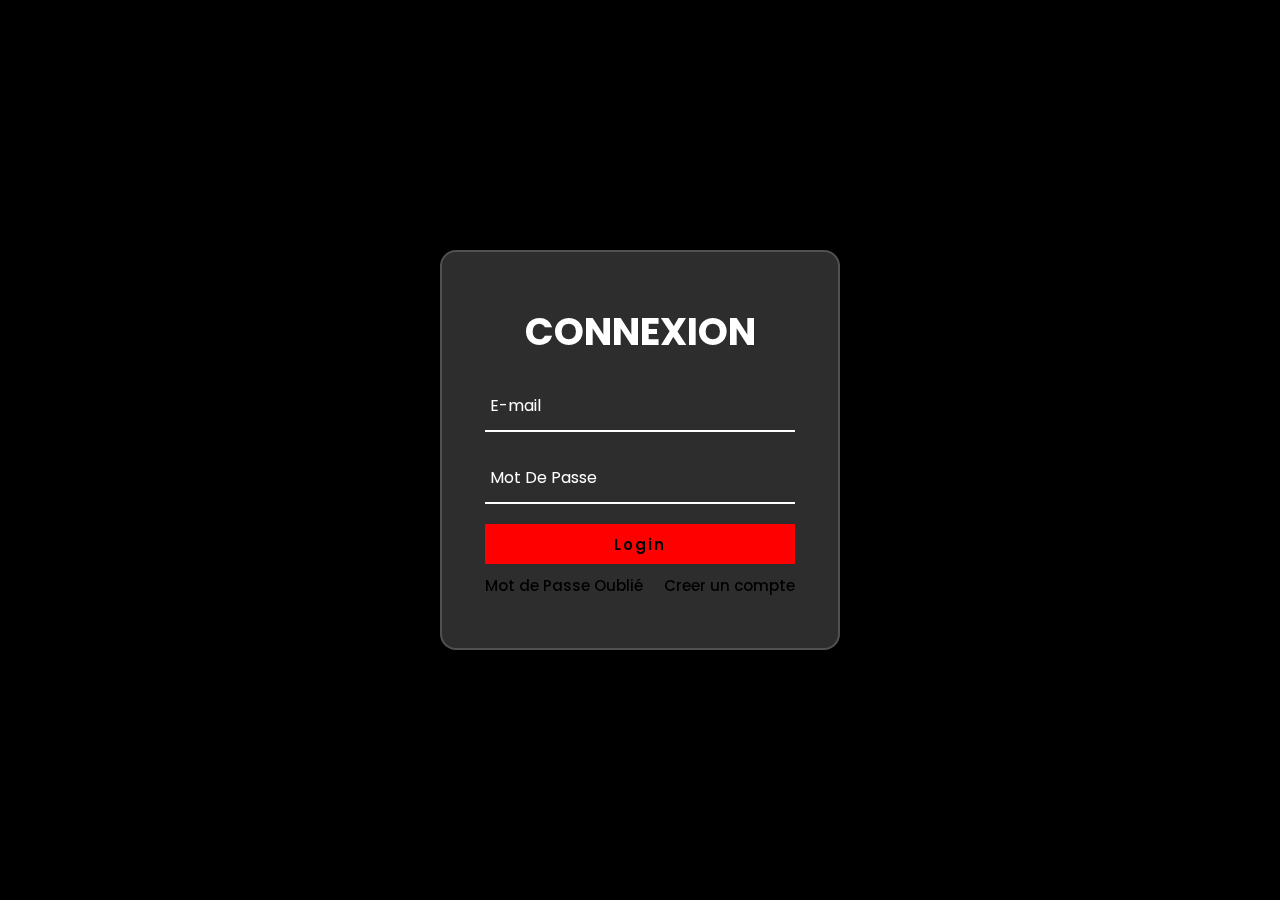
<file: connexion.html>
<!DOCTYPE html>
<html lang="en">
<head>
    <meta charset="UTF-8">
    <meta http-equiv="X-UA-Compatible" content="IE=edge">
    <meta name="viewport" content="width=device-width, initial-scale=1.0">
    <title>Document</title>
    <link rel="stylesheet" href="./docCss/connexion.css">
</head>
<body>
    <div class="container">
        <div class="login-section">
            <div class="form-box">
                <h2>CONNEXION</h2>
                <div class="input-box">
                    <input type="email" required>
                    <label for="">E-mail</label>
                </div>
                <div class="input-box">
                    <input type="password" required>
                    <label for="">Mot De Passe</label>
                </div>
                <a href="./acceuil.html"><input type="submit" class="btn" value="Login"></a>
                
                <div class="group-section">
                    <a href="#">Mot de Passe Oublié</a>
                    <a href="./inscription.html">Creer un compte</a>
                </div>
            </div>
        </div>
    </div>
</body>
</html>
</file>
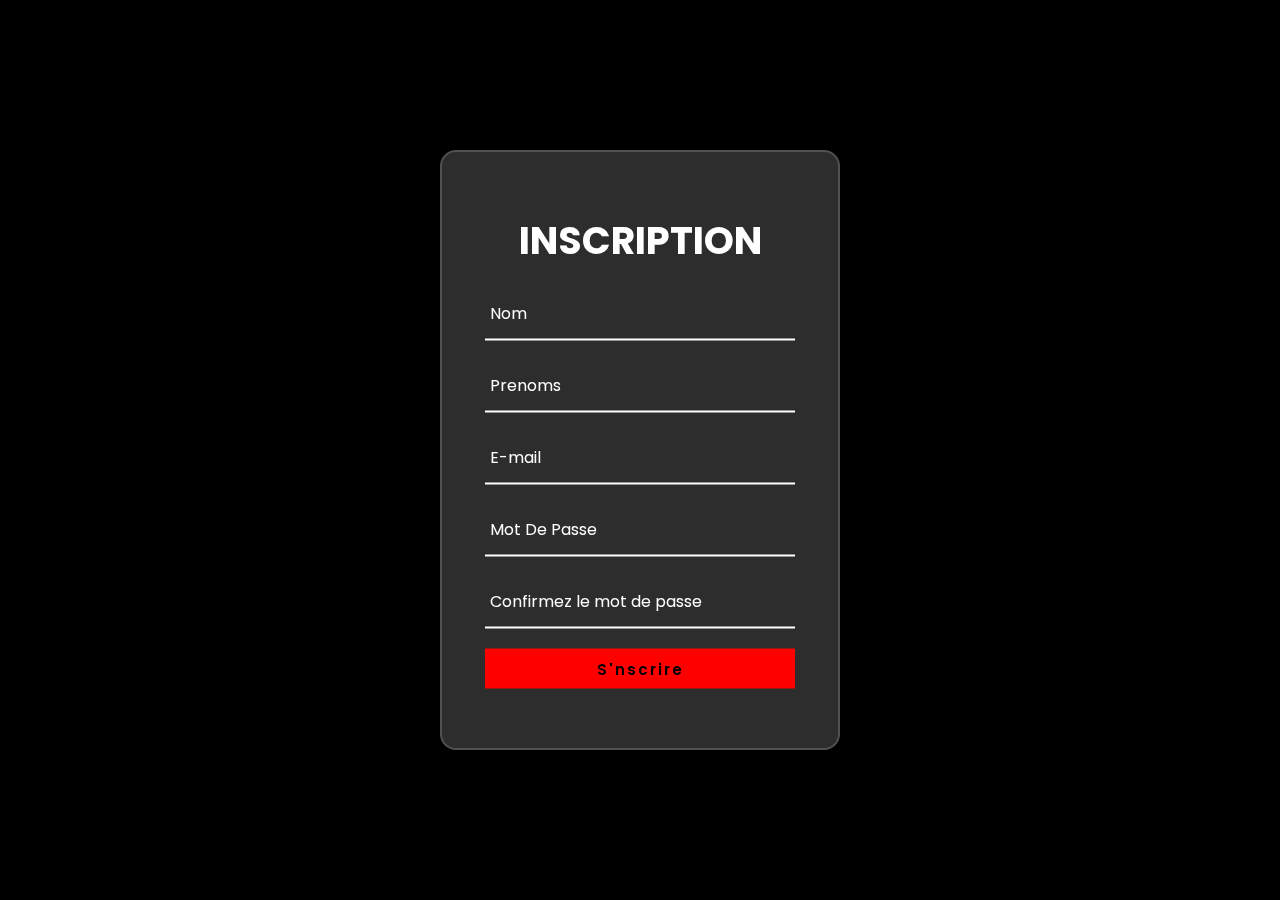
<file: inscription.html>
<!DOCTYPE html>
<html lang="en">
<head>
    <meta charset="UTF-8">
    <meta http-equiv="X-UA-Compatible" content="IE=edge">
    <meta name="viewport" content="width=device-width, initial-scale=1.0">
    <title>STREAMS</title>
    <link rel="shortcut icon" href="./Image/IconeMovies.png" type="image/png">
    <link rel="stylesheet" href="./docCss/inscription.css">
</head>
<body>
    <div class="container">
        <div class="login-section">
            <div class="form-box">
                <h2>INSCRIPTION</h2>
                <div class="input-box">
                    <input type="text" required>
                    <label for="">Nom</label>
                </div>
                <div class="input-box">
                    <input type="text" required>
                    <label for="">Prenoms</label>
                </div>
                <div class="input-box">
                    <input type="E-mail" required>
                    <label for="">E-mail</label>
                </div>
                <div class="input-box">
                    <input type="password" required>
                    <label for="">Mot De Passe</label>
                </div>
                <div class="input-box">
                    <input type="password" required>
                    <label for="">Confirmez le mot de passe</label>
                </div>
                <a href="./connexion.html"><input type="submit" class="btn" value="S'nscrire"></a>
                
            </div>
        </div>
    </div>
</body>
</html>
</file>
<file: style.css>
@import url('https://fonts.googleapis.com/css2?family=Poppins:wght@200;300;400;500;600;700&display=swap');


*{
    font-family: poppins, sans-serif;
    padding: 0;
    margin: 0;
    box-sizing: border-box;
    list-style: none;
    text-decoration: none;
    scroll-padding-top: 2rem;
    scroll-behavior: smooth;
}

:root{
    --main-color: #ff2c1f;
    --text-color: #020307;
    --bg-color: #fff;
}
body{
    background: var(--text-color);
    color: var(--bg-color);
}

header{
    position: fixed;
    width: 100%;
    top: 0;
    right: 0;
    z-index: 1000;
    display: flex;
    align-items: center;
    justify-content: space-between;
    padding: 20px 100px;
    transition: 0.5s;
    /* background: var(--main-color); */
}
.part{
    display: flex;
    gap: 50px;
}
.logo{
    font-size: 1.1rem;
    font-weight: 600;
    color: var(--bg-color);
    display: flex;
    align-items: center;
    column-gap: 0.5rem;
}

.logo .bx{
    font-size: 24px;
    color: var(--main-color);
}
.navbar{
    display: flex;
    column-gap: 5rem;
}

.navbar li{
    position: relative;
}
.navbar a{
    font-size: 1rem;
    font-weight: 500;
    color: var(--bg-color);
}

.navbar a::after{
    content: "";
    width: 0;
    height: 2px;
    background: var(--main-color);
    position: absolute;
    bottom: -4px;
    left: 0;
    transition: 0.4s all linear;
}

.navbar a:hover::after{
    width: 100%;
}
.navbar .Films-active::after{
    width: 100%;
}
#menu-icon{
    font-size: 24px;
    cursor: pointer;
    z-index: 1000001;
    display: none;

}
.btn{
    padding: 0.7rem 1.4rem;
    background: var(--main-color);
    color: var(--bg-color);
    font-weight: 400;
    border-radius: 0.5rem;

}
.btn:hover{
    background: #ff2c1f;
}

.contaniner{
    width: 100%;
    min-height: 990px;
    position: relative;
    display: flex;
    align-items: center;
    background: rgb(2,3,7, 0.4);
}

.contaniner img{
    position: absolute;
    width: 100%;
    height: 100%;
    object-fit: cover;
    object-position: center;
    z-index: -1;
}
.home-text{
    z-index: 1000;
    padding: 0 150px;
}
.home-text span{
    color: var(--bg-color);
    font-weight: 500;
    text-transform: uppercase;
}

.home-text h1{
    color: var(--bg-color);
    font-size: 4rem;
    font-weight: 700;
    margin-bottom: 1rem;
}
.play{
    position: absolute;
    right: 4rem;
    bottom: 10%;
}

.play .bx{
    background: var(--bg-color);
    padding: 10px;
    font-size: 2rem;
    border-radius: 50%;
    border: 4px solid rgb(2,3,7, 0.4);
    color: var(--main-color);
}

.play .fa{
   background: var(--bg-color);
    padding: 10px;
    font-size: 2rem;
    border-radius: 50%;
    border: 4px solid rgb(2,3,7, 0.4);
    color: var(--main-color); 
}

.play .bx:hover{
    background: var(--main-color);
    color: var(--bg-color);
    transition: 2s all linear;
}


.myIcon .bx{
    background: var(--bg-color);
    padding: 10px;
    font-size: 1rem;
    border-radius: 50%;
    border: 4px solid rgb(2,3,7, 0.4);
    color: var(--main-color);
}

 .myIcon .bx:hover{
    background: var(--main-color);
    color: var(--bg-color);
    transition: 2s all linear;
}


.contain{
    max-width: 1500px;
    margin: 0 auto;
    margin-top: 25px;
}
.text h1{
    font-size: 1rem;
}
.barre{
    height: 3px;
    width: 100%;
    background: var(--main-color);
    margin-top: 10px;
}
.toutMesimages{
    display: flex;
    justify-content: space-between;
    margin-top: 15px;
}

.autresContenu{
    display: flex;
    justify-content: space-between;
    margin-top: 15px;
}

.case1{
    height: 369px;
    width: 270px;
    border: 1px solid white;
}
.demiCase{
   width: 268px;
   height: 290px;
}
.demiCase img{
    width: 100%;
    height: 100%;
    object-fit: cover;
}
.icone{
    display: flex;
    justify-content: space-around;
    margin-top: 9px;
    }



.text2{
    margin-top: 5%;
}

.text2 h1{
    font-size: 1rem;
}
.newsletter{
    max-width: 968px;
    margin-left: auto;
    margin-right: auto;
    display: flex;
    flex-direction: column;
    align-items: center;
    justify-content: center;
    row-gap: 2rem;
    margin-top: 50px;
}

.newsletter h2{
    text-align: center;
    font-size: 1.2rem;
    font-weight: 600;
}

.newsletter form{
    background: var(--bg-color);
    padding: 10px;
    border-radius: 0.5rem;
    display: flex;
    align-items: center;
}

.newsletter form input{
    border: none;
    outline: none;
}

.newsletter form .email{
    width: 280px;
}
.barres{
    height: 70px;
    width: 100%;
    margin-top: 25px;
    background: white;
}

.barres p{
    color: black;
    text-align: center;
    align-items: center;
    padding-top: 20px;
}



@media screen and (max-width: 1361px) {
    
    .toutMesimages {
        display: grid;
        grid-template-columns: repeat(10, 1fr);
        gap: 5px;
        grid-auto-rows: minmax(150px);
    }
}
@media screen and (max-width: 1026px) {
    
    .toutMesimages {
        display: grid;
        grid-template-columns: repeat(20, 1fr);
        gap: 5px;
        grid-auto-rows: minmax(150px);
    }
}

@media screen and (max-width: 1080px) {
    
    .home-text {
        padding: 0 100px;
    }
}

@media screen and (max-width: 991px) {.conatiner img{
    width: 100%;
}
    header {
        padding: 18px 4%;
    }
    section{
        padding: 50px 4%;
    }
    .home-text{
        padding: 0 4%;
    }

.home-text h1{
    font-size: 3rem;
}
}

@media screen and (max-width: 774px) {
    
    header {
        padding: 12px 4%;
    }
    #menu-icon{
        display: initial;
        color: var(--bg-color);
    }
    .navbar{
        position: absolute;
        top: -570px;
        left: 0;
        right: 0;
        display: flex;
        flex-direction: column;
        background: var(--bg-color);
        row-gap: 1.4rem;
        padding: 20px;
        box-shadow: 4px 4px 0 4px rgb(14 55 54/ 15%);
        transition: 0.2s all linear;
        text-align: center;
    }
    .navbar a{
        width: 100%;
        color: var(--text-color);
    }
    .navbar a:hover{
        color: var(--main-color);
        border-bottom: 2px solid var(--main-color);
    }
    .navbar a::after{
        display: none;
    }
}
</file>
<file: docCss/acceuil.css>
@import url('https://fonts.googleapis.com/css2?family=Poppins:wght@200;300;400;500;600;700&display=swap');


*{
    font-family: poppins, sans-serif;
    padding: 0;
    margin: 0;
    box-sizing: border-box;
    list-style: none;
    text-decoration: none;
    scroll-padding-top: 2rem;
    scroll-behavior: smooth;
}

:root{
    --main-color: #ff2c1f;
    --text-color: #020307;
    --bg-color: #fff;
}
body{
    background: var(--text-color);
    color: var(--bg-color);
}

header{
    position: fixed;
    width: 100%;
    top: 0;
    right: 0;
    z-index: 1000;
    display: flex;
    align-items: center;
    justify-content: space-between;
    padding: 20px 100px;
    transition: 0.5s;
    /* background: var(--main-color); */
    background: #020307;
}

.logo{
    font-size: 1.1rem;
    font-weight: 600;
    color: var(--bg-color);
    display: flex;
    align-items: center;
    column-gap: 0.5rem;
}

.logo .bx{
    font-size: 24px;
    color: var(--main-color);
}
.navbar{
    display: flex;
    column-gap: 5rem;
}

.navbar li{
    position: relative;
}
.navbar a{
    font-size: 1rem;
    font-weight: 500;
    color: var(--bg-color);
}

.navbar a::after{
    content: "";
    width: 0;
    height: 2px;
    background: var(--main-color);
    position: absolute;
    bottom: -4px;
    left: 0;
    transition: 0.4s all linear;
}

.navbar a:hover::after{
    width: 100%;
}
.navbar .Films-active::after{
    width: 100%;
}
#menu-icon{
    font-size: 24px;
    cursor: pointer;
    z-index: 1000001;
    display: none;

}
.btn{
    padding: 0.7rem 1.4rem;
    background: var(--main-color);
    color: var(--bg-color);
    font-weight: 400;
    border-radius: 0.5rem;

}
.btn:hover{
    background: #ff2c1f;
}

form{
    background: grey;
    border-radius: 25px;
    position: relative;
}

h1{
    color: white;
    padding: 15px;
    text-shadow: 2px 2px 2px black;
}

input{
    width: 100%;
    height: 10%;
    display: block;
    border-radius: 25px;
    font-size: 20px;
    padding: 8px 40px 8px 20px;
    border: none;
    /* box-shadow: 0 5px 8px 3px black; */
}

input:focus{
    outline: none;
}

button{
    position: absolute;
    top: 0;
    right: 0;
    width: 50px;
    height: 100%;
    border-radius: 50%;
    cursor: pointer;
    border: none;
    background: none;
    font-size: 18px;
}

button i{
    color: rgb(93, 94, 95);
}

button:hover i{
    color: rgb(162, 163, 163);
}

.contaniner{
    width: 100%;
    min-height: 990px;
    position: relative;
    display: flex;
    align-items: center;
    background: rgb(2,3,7, 0.4);
}

.contaniner img{
    position: absolute;
    width: 100%;
    height: 100%;
    object-fit: cover;
    object-position: center;
    z-index: -1;
}
.home-text{
    z-index: 1000;
    padding: 0 150px;
}
.home-text span{
    color: var(--bg-color);
    font-weight: 500;
    text-transform: uppercase;
}

.home-text h1{
    color: var(--bg-color);
    font-size: 4rem;
    font-weight: 700;
    margin-bottom: 1rem;
}
.play{
    position: absolute;
    right: 4rem;
    bottom: 10%;
}

.play .bx{
    background: var(--bg-color);
    padding: 10px;
    font-size: 2rem;
    border-radius: 50%;
    border: 4px solid rgb(2,3,7, 0.4);
    color: var(--main-color);
}

.play .fa{
   background: var(--bg-color);
    padding: 10px;
    font-size: 2rem;
    border-radius: 50%;
    border: 4px solid rgb(2,3,7, 0.4);
    color: var(--main-color); 
}

.play .bx:hover{
    background: var(--main-color);
    color: var(--bg-color);
    transition: 2s all linear;
}


.myIcon .bx{
    background: var(--bg-color);
    padding: 10px;
    font-size: 1rem;
    border-radius: 50%;
    border: 4px solid rgb(2,3,7, 0.4);
    color: var(--main-color);
}

 .myIcon .bx:hover{
    background: var(--main-color);
    color: var(--bg-color);
    transition: 2s all linear;
}


.contain{
    max-width: 1500px;
    margin: 0 auto;
    margin-top: 25px;
}
.text h1{
    font-size: 1rem;
}
.barre{
    height: 3px;
    width: 100%;
    background: var(--main-color);
    margin-top: 10px;
}
.toutMesimages{
    display: flex;
    width: 100%;
    max-width: 1800px;
    grid-template-columns: repeat(4,1fr);
    flex-wrap: wrap;
    margin: 0 auto;
    justify-content: center;

}

.toutMesimages .case1{
    width: 330px;
    margin: 20px;
    border: 1px solid white;
}



.autresContenu{
    display: flex;
    width: 100%;
    max-width: 1800px;
    grid-template-columns: repeat(4,1fr);
    flex-wrap: wrap;
    margin: 0 auto;
    justify-content: center;

}

.autresContenu .case1{
    width: 330px;
    margin: 20px;
    border: 1px solid white;
}



.autresContenu{
    display: flex;
    justify-content: space-between;
    margin-top: 15px;
}


.demiCase{
   width: 100%;
   height: 290px;
}
.demiCase img{
    width: 100%;
    height: 100%;
    object-fit: cover;
}
.icone{
    display: flex;
    justify-content: space-around;
    margin-top: 9px;
    }



.text2{
    margin-top: 5%;
}

.text2 h1{
    font-size: 1rem;
}
.newsletter{
    max-width: 968px;
    margin-left: auto;
    margin-right: auto;
    display: flex;
    flex-direction: column;
    align-items: center;
    justify-content: center;
    row-gap: 2rem;
    margin-top: 50px;
}

.newsletter h2{
    text-align: center;
    font-size: 1.2rem;
    font-weight: 600;
}

.newsletter form{
    background: var(--bg-color);
    padding: 10px;
    border-radius: 0.5rem;
    display: flex;
    align-items: center;
}

.newsletter form input{
    border: none;
    outline: none;
}

.newsletter form .email{
    width: 280px;
}
.barres{
    height: 70px;
    width: 100%;
    margin-top: 25px;
    background: white;
}

.barres p{
    color: black;
    text-align: center;
    align-items: center;
    padding-top: 20px;
}



/* @media screen and (max-width: 1361px) {
    
    .toutMesimages {
        display: grid;
        grid-template-columns: repeat(10, 1fr);
        gap: 5px;
        grid-auto-rows: minmax(150px);
    }
}
@media screen and (max-width: 1026px) {
    
    .toutMesimages {
        display: grid;
        grid-template-columns: repeat(20, 1fr);
        gap: 5px;
        grid-auto-rows: minmax(150px);
    }
} */

@media screen and (max-width: 1080px) {
    
    .home-text {
        padding: 0 100px;
    }
}

@media screen and (max-width: 991px) {.conatiner img{
    width: 100%;
}
    header {
        padding: 18px 4%;
    }
    section{
        padding: 50px 4%;
    }
    .home-text{
        padding: 0 4%;
    }

.home-text h1{
    font-size: 3rem;
}
}

@media screen and (max-width: 774px) {
    
    header {
        padding: 12px 4%;
    }
    #menu-icon{
        display: initial;
        color: var(--bg-color);
    }
    .navbar{
        position: absolute;
        top: -570px;
        left: 0;
        right: 0;
        display: flex;
        flex-direction: column;
        background: var(--bg-color);
        row-gap: 1.4rem;
        padding: 20px;
        box-shadow: 4px 4px 0 4px rgb(14 55 54/ 15%);
        transition: 0.2s all linear;
        text-align: center;
    }
    .navbar a{
        width: 100%;
        color: var(--text-color);
    }
    .navbar a:hover{
        color: var(--main-color);
        border-bottom: 2px solid var(--main-color);
    }
    .navbar a::after{
        display: none;
    }
}
</file>
<file: docCss/animes.css>
@import url('https://fonts.googleapis.com/css2?family=Poppins:wght@200;300;400;500;600;700&display=swap');


*{
    font-family: poppins, sans-serif;
    padding: 0;
    margin: 0;
    box-sizing: border-box;
    list-style: none;
    text-decoration: none;
    scroll-padding-top: 2rem;
    scroll-behavior: smooth;
}

:root{
    --main-color: #ff2c1f;
    --text-color: #020307;
    --bg-color: #fff;
}
body{
    background: var(--text-color);
    color: var(--bg-color);
}

header{
    position: fixed;
    width: 100%;
    top: 0;
    right: 0;
    z-index: 1000;
    display: flex;
    align-items: center;
    justify-content: space-between;
    padding: 20px 100px;
    transition: 0.5s;
    background: black;
}

.logo{
    font-size: 1.1rem;
    font-weight: 600;
    color: var(--bg-color);
    display: flex;
    align-items: center;
    column-gap: 0.5rem;
}

.logo .bx{
    font-size: 24px;
    color: var(--main-color);
}
.navbar{
    display: flex;
    column-gap: 5rem;
}

.navbar li{
    position: relative;
}
.navbar a{
    font-size: 1rem;
    font-weight: 500;
    color: var(--bg-color);
}

.navbar a::after{
    content: "";
    width: 0;
    height: 2px;
    background: var(--main-color);
    position: absolute;
    bottom: -4px;
    left: 0;
    transition: 0.4s all linear;
}

.navbar a:hover::after{
    width: 100%;
}
.navbar .Films-active::after{
    width: 100%;
}
#menu-icon{
    font-size: 24px;
    cursor: pointer;
    z-index: 1000001;
    display: none;

}
.btn{
    padding: 0.7rem 1.4rem;
    background: var(--main-color);
    color: var(--bg-color);
    font-weight: 400;
    border-radius: 0.5rem;

}
.btn:hover{
    background: #ff2c1f;
}

form{
    background: grey;
    border-radius: 25px;
    position: relative;
}

h1{
    color: white;
    padding: 15px;
    text-shadow: 2px 2px 2px black;
}

input{
    width: 100%;
    height: 100%;
    display: block;
    border-radius: 25px;
    font-size: 20px;
    padding: 8px 40px 8px 20px;
    border: none;
    box-shadow: 0 5px 8px 3px black;
}

input:focus{
    outline: none;
}

button{
    position: absolute;
    top: 0;
    right: 0;
    width: 50px;
    height: 100%;
    border-radius: 50%;
    cursor: pointer;
    border: none;
    background: none;
    font-size: 18px;
}

button i{
    color: rgb(93, 94, 95);
}

button:hover i{
    color: rgb(162, 163, 163);
}
.contaniner{
    width: 100%;
    min-height: 990px;
    position: relative;
    display: flex;
    align-items: center;
    background: rgb(2,3,7, 0.4);
}

.contaniner img{
    position: absolute;
    width: 100%;
    height: 100%;
    object-fit: cover;
    object-position: center;
    z-index: -1;
}
.home-text{
    z-index: 1000;
    padding: 0 150px;
}
.home-text span{
    color: var(--bg-color);
    font-weight: 500;
    text-transform: uppercase;
}

.home-text h1{
    color: var(--bg-color);
    font-size: 4rem;
    font-weight: 700;
    margin-bottom: 1rem;
}
.separe{
    display: flex;
    justify-content: space-evenly;
}
.play{
    position: absolute;
    right: 4rem;
    bottom: 10%;
}

.play .bx{
    background: var(--bg-color);
    padding: 10px;
    font-size: 2rem;
    border-radius: 50%;
    border: 4px solid rgb(2,3,7, 0.4);
    color: var(--main-color);
}

.play .bx:hover{
    background: var(--main-color);
    color: var(--bg-color);
    transition: 2s all linear;
}
.icone{
    display: flex;
    justify-content: space-around;
    margin-top: 9px;
    }


.myIcon .bx{
    background: var(--bg-color);
    padding: 10px;
    font-size: 1rem;
    border-radius: 50%;
    border: 4px solid rgb(2,3,7, 0.4);
    color: var(--main-color);
}

 .myIcon .bx:hover{
    background: var(--main-color);
    color: var(--bg-color);
    transition: 2s all linear;
}

.contain{
    max-width: 1500px;
    margin: 0 auto;
    margin-top: 25px;
}

.toutMesimages{
    display: flex;
    justify-content: space-between;
    margin-top: 15px;
}

.autresContenu{
    display: flex;
    justify-content: space-between;
    margin-top: 15px;
}

.case1{
    height: 369px;
    width: 270px;
    border: 1px solid white;
}
.demiCase{
   width: 268px;
   height: 290px;
}
.demiCase img{
    width: 100%;
    height: 100%;
    object-fit: cover;
}

.text2{
    margin-top: 5%;
}
</file>
<file: docCss/connexion.css>
@import url('https://fonts.googleapis.com/css2?family=Poppins:wght@200;300;400;500;600;700&display=swap');


*{
    font-family: poppins, sans-serif;
    padding: 0;
    margin: 0;
    box-sizing: border-box;
    list-style: none;
    /* text-decoration: none; */
    scroll-padding-top: 2rem;
    scroll-behavior: smooth;
}

body{
    background: black;
    display: flex;
    justify-content: center;
    align-items: center;
    min-height: 100vh;
}

.login-section{
    height: 400px;
    width: 400px;
    background: rgb(225, 225, 225, .2);
    border-radius: 16px;
    backdrop-filter: blur(7px);
    border: 2px solid rgb(225, 225, 225, .2);
}

.form-box{
    position: absolute;
    top: 50%;
    left: 50%;
    transform: translate(-50%, -50%);
}

.login-section  h2{
    color: #fff;
    text-align: center;
    font-size: 38px;
}

.form-box .input-box{
    position: relative;
    margin: 20px 0;
    width: 310px;
    border-bottom: 2px solid #fff;
}

.input-box input{
    width: 90%;
    height: 50px;
    border: none;
    outline: none;
    padding: 0 35px 0 5px;
    background: transparent;
    font-size: 16px;
}

.input-box  label{
    color: #fff;
    position: absolute;
    top: 50%;
    left: 5px;
    transform: translateY(-50%);
    transition: .5s;
}
input:focus ~ label,
input:valid ~ label{
    top: -5px;
}

.btn{
    cursor: pointer;
    width: 100%;
    height: 40px;
    background: red;
    outline: none;
    border: none;
    font-weight: 600;
    font-size: 15px;
    letter-spacing: 2px;
}

.group-section{
    display: flex;
    justify-content: space-between;
    margin-top: 10px;
}

.group-section a{
    text-decoration: none;
    font-size: 15px;
    font-weight: 500;
    transition: .3s;
    color: black;
}

.group-section a:hover{
    color: red;
    font-weight: 600;
    text-decoration: underline;
}
</file>
<file: docCss/inscription.css>
@import url('https://fonts.googleapis.com/css2?family=Poppins:wght@200;300;400;500;600;700&display=swap');


*{
    font-family: poppins, sans-serif;
    padding: 0;
    margin: 0;
    box-sizing: border-box;
    list-style: none;
    /* text-decoration: none; */
    scroll-padding-top: 2rem;
    scroll-behavior: smooth;
}

body{
    background: black;
    display: flex;
    justify-content: center;
    align-items: center;
    min-height: 100vh;
}
.login-section{
    height: 600px;
    width: 400px;
    background: rgb(225, 225, 225, .2);
    border-radius: 16px;
    backdrop-filter: blur(7px);
    border: 2px solid rgb(225, 225, 225, .2);
}

.form-box{
    position: absolute;
    top: 50%;
    left: 50%;
    transform: translate(-50%, -50%);
}

.login-section  h2{
    color: #fff;
    text-align: center;
    font-size: 38px;
}

.form-box .input-box{
    position: relative;
    margin: 20px 0;
    width: 310px;
    border-bottom: 2px solid #fff;
}

.input-box input{
    width: 90%;
    height: 50px;
    border: none;
    outline: none;
    padding: 0 35px 0 5px;
    background: transparent;
    font-size: 16px;
}

.input-box  label{
    color: #fff;
    position: absolute;
    top: 50%;
    left: 5px;
    transform: translateY(-50%);
    transition: .5s;
}
input:focus ~ label,
input:valid ~ label{
    top: -5px;
}

.btn{
    cursor: pointer;
    width: 100%;
    height: 40px;
    background: red;
    outline: none;
    border: none;
    font-weight: 600;
    font-size: 15px;
    letter-spacing: 2px;
    margin-top: 10pxx;
}

.group-section{
    display: flex;
    justify-content: space-between;
    margin-top: 10px;
}

.group-section a{
    text-decoration: none;
    font-size: 15px;
    font-weight: 500;
    transition: .3s;
    color: black;
}

.group-section a:hover{
    color: red;
    font-weight: 600;
    text-decoration: underline;
}
</file>
